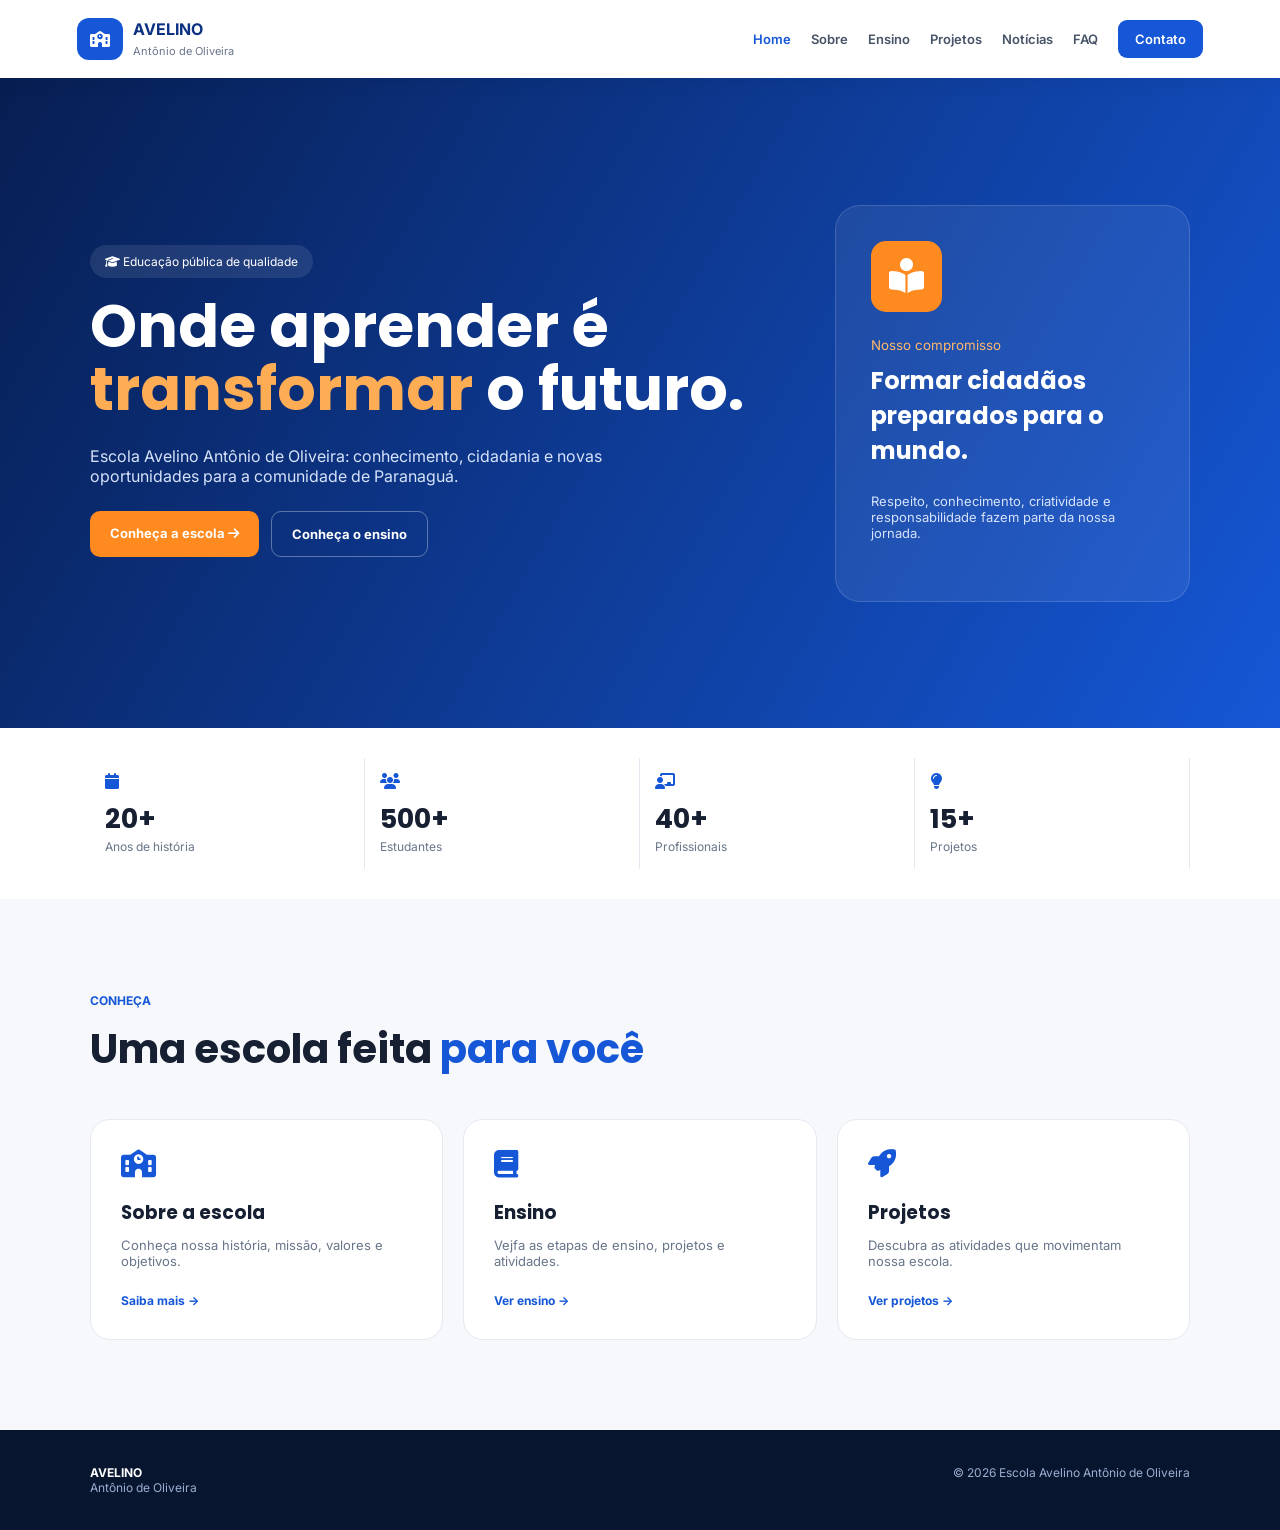
<file: index.html>
<!DOCTYPE html>
<html lang="pt-BR">

<head>
    <meta charset="UTF-8">
    <meta name="viewport" content="width=device-width, initial-scale=1.0">

    <title>Escola Avelino Antônio de Oliveira</title>

    <link rel="stylesheet" href="index.css">

    <link rel="stylesheet"
        href="https://cdnjs.cloudflare.com/ajax/libs/font-awesome/6.5.2/css/all.min.css">

    <link href="https://fonts.googleapis.com/css2?family=Inter:wght@400;500;600;700;800&family=Poppins:wght@500;600;700;800&display=swap"
        rel="stylesheet">
</head>

<body>

<header>
    <div class="logo">
        <i class="fa-solid fa-school"></i>

        <div>
            <strong>AVELINO</strong>
            <span>Antônio de Oliveira</span>
        </div>
    </div>

    <nav>
        <a class="ativo" href="index.html">Home</a>
        <a href="sobre.html">Sobre</a>
        <a href="ensino.html">Ensino</a>
        <a href="projetos.html">Projetos</a>
        <a href="noticias.html">Notícias</a>
        <a href="faq.html">FAQ</a>
        <a class="botao-menu" href="contato.html">Contato</a>
    </nav>
</header>

<main>

<section class="hero">

    <div class="hero-conteudo">

        <span class="etiqueta">
            <i class="fa-solid fa-graduation-cap"></i>
            Educação pública de qualidade
        </span>

        <h1>
            Onde aprender é
            <span>transformar</span>
            o futuro.
        </h1>

        <p>
            Escola Avelino Antônio de Oliveira:
            conhecimento, cidadania e novas
            oportunidades para a comunidade
            de Paranaguá.
        </p>

        <div class="botoes">

            <a href="sobre.html" class="btn principal">
                Conheça a escola
                <i class="fa-solid fa-arrow-right"></i>
            </a>

            <a href="ensino.html" class="btn secundario">
                Conheça o ensino
            </a>

        </div>

    </div>

    <div class="card-hero">

        <i class="fa-solid fa-book-open-reader"></i>

        <small>Nosso compromisso</small>

        <h2>
            Formar cidadãos preparados
            para o mundo.
        </h2>

        <p>
            Respeito, conhecimento, criatividade
            e responsabilidade fazem parte
            da nossa jornada.
        </p>

    </div>

</section>


<section class="numeros">

    <div>
        <i class="fa-solid fa-calendar"></i>
        <strong>20+</strong>
        <span>Anos de história</span>
    </div>

    <div>
        <i class="fa-solid fa-users"></i>
        <strong>500+</strong>
        <span>Estudantes</span>
    </div>

    <div>
        <i class="fa-solid fa-chalkboard-user"></i>
        <strong>40+</strong>
        <span>Profissionais</span>
    </div>

    <div>
        <i class="fa-solid fa-lightbulb"></i>
        <strong>15+</strong>
        <span>Projetos</span>
    </div>

</section>


<section class="destaques">

    <div class="titulo">

        <span>CONHEÇA</span>

        <h2>
            Uma escola feita
            <strong>para você</strong>
        </h2>

    </div>

    <div class="cards">

        <article>
            <i class="fa-solid fa-school"></i>
            <h3>Sobre a escola</h3>
            <p>
                Conheça nossa história, missão,
                valores e objetivos.
            </p>
            <a href="sobre.html">
                Saiba mais →
            </a>
        </article>

        <article>
            <i class="fa-solid fa-book"></i>
            <h3>Ensino</h3>
            <p>
                Vejfa as etapas de ensino,
                projetos e atividades.
            </p>
            <a href="ensino.html">
                Ver ensino →
            </a>
        </article>

        <article>
            <i class="fa-solid fa-rocket"></i>
            <h3>Projetos</h3>
            <p>
                Descubra as atividades que
                movimentam nossa escola.
            </p>
            <a href="projetos.html">
                Ver projetos →
            </a>
        </article>

    </div>

</section>

</main>


<footer>

    <div>
        <strong>AVELINO</strong>
        <p>Antônio de Oliveira</p>
    </div>

    <p>
        © 2026 Escola Avelino Antônio de Oliveira
    </p>

</footer>

</body>
</html>
</file>
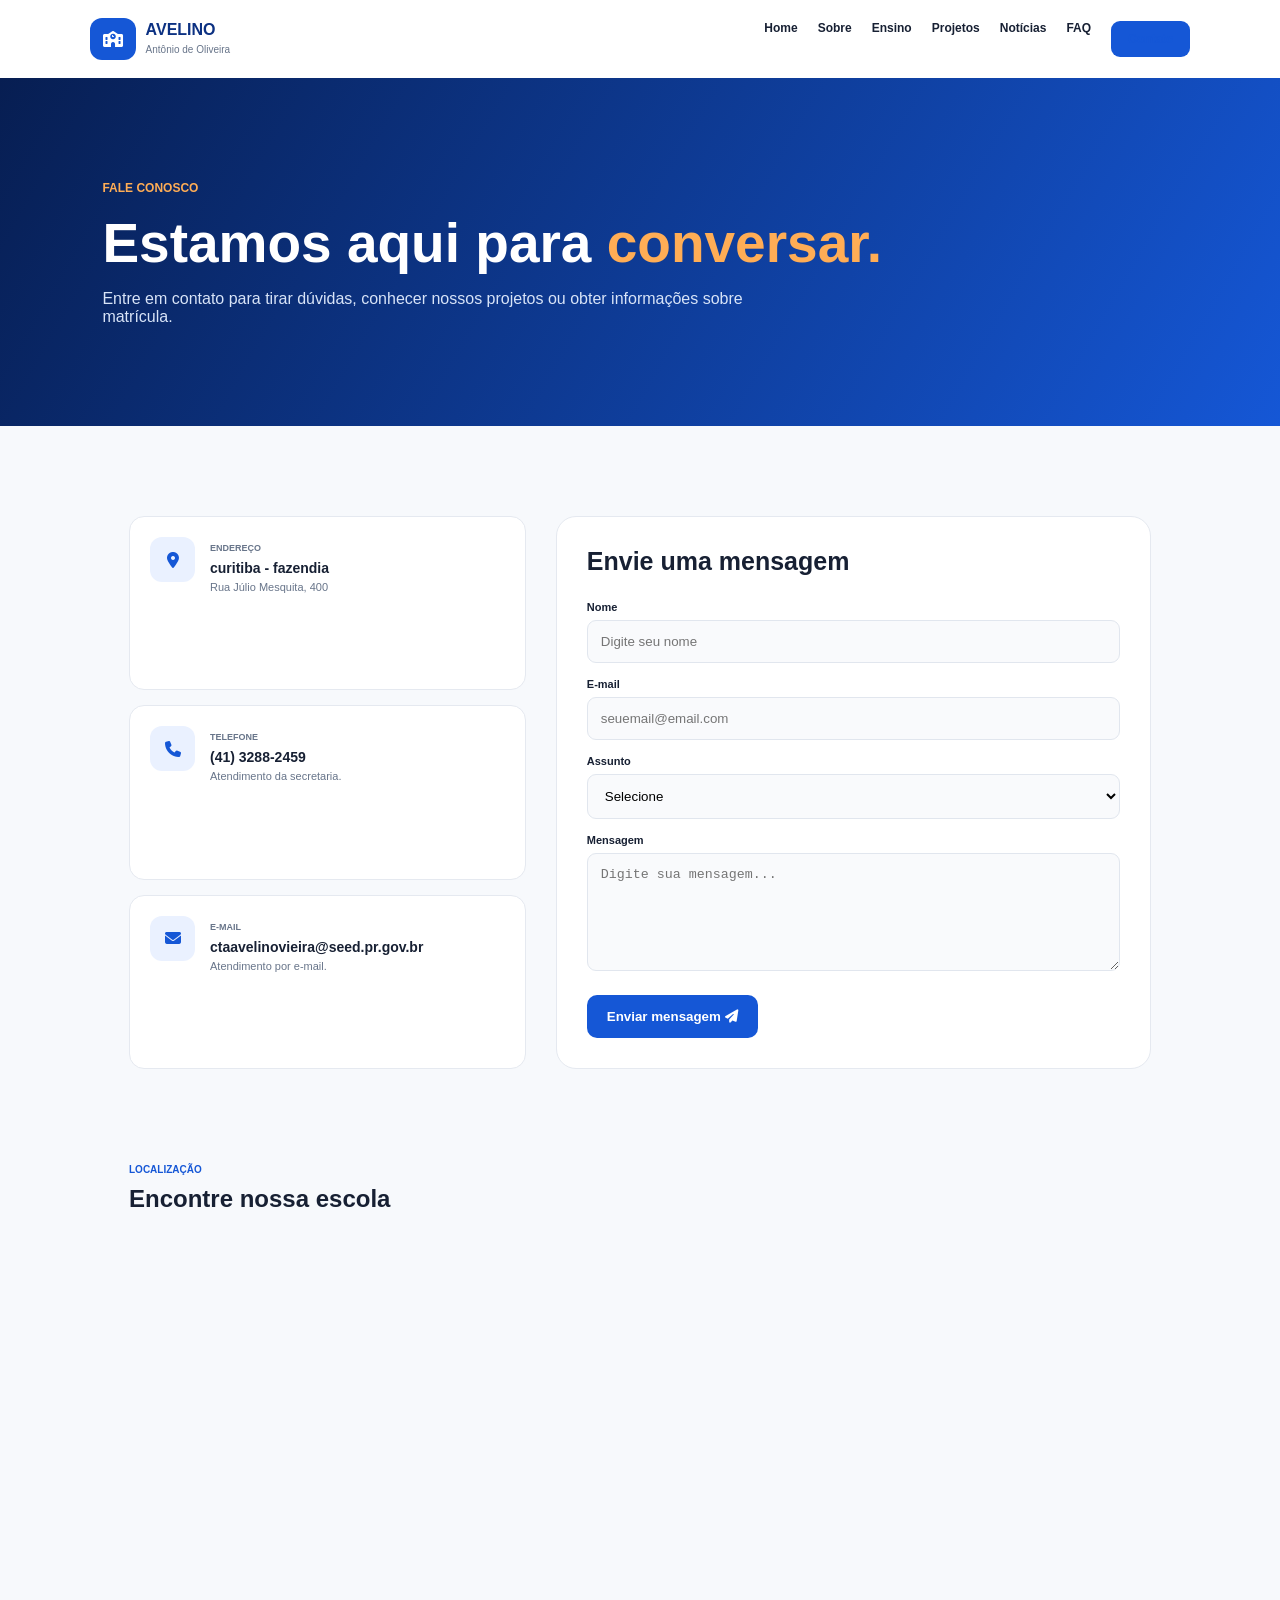
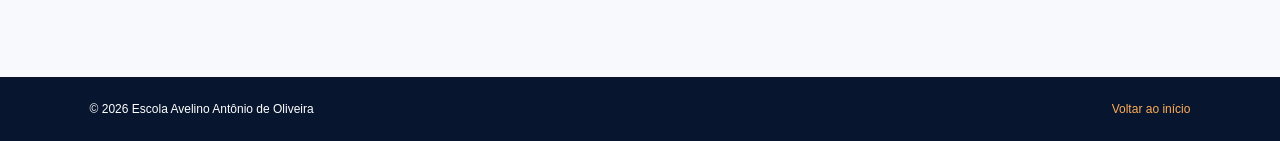
<file: contato.html>
<!DOCTYPE html>
<html lang="pt-BR">

<head>

    <meta charset="UTF-8">

    <meta name="viewport"
        content="width=device-width, initial-scale=1.0">

    <title>Contato | Escola Avelino Antônio de Oliveira</title>

    <link rel="stylesheet" href="contato.css">

    <link rel="stylesheet"
        href="https://cdnjs.cloudflare.com/ajax/libs/font-awesome/6.5.2/css/all.min.css">

</head>

<body>

<header>

    <a href="index.html" class="logo">
        <i class="fa-solid fa-school"></i>

        <div>
            <strong>AVELINO</strong>
            <span>Antônio de Oliveira</span>
        </div>
    </a>

    <nav>
        <a href="index.html">Home</a>
        <a href="sobre.html">Sobre</a>
        <a href="ensino.html">Ensino</a>
        <a href="projetos.html">Projetos</a>
        <a href="noticias.html">Notícias</a>
        <a href="faq.html">FAQ</a>
        <a class="ativo contato" href="contato.html">Contato</a>
    </nav>

</header>


<section class="hero">

    <span>FALE CONOSCO</span>

    <h1>
        Estamos aqui para
        <strong>conversar.</strong>
    </h1>

    <p>
        Entre em contato para tirar dúvidas,
        conhecer nossos projetos ou obter
        informações sobre matrícula.
    </p>

</section>


<section class="contato-area">

    <div class="informacoes">

        <div class="card">

            <i class="fa-solid fa-location-dot"></i>

            <div>
                <small>ENDEREÇO</small>

                <h3>curitiba - fazendia</h3>

                <p>Rua Júlio Mesquita, 400 </p>
            </div>

        </div>


        <div class="card">

            <i class="fa-solid fa-phone"></i>

            <div>
                <small>TELEFONE</small>

                <h3>(41) 3288-2459</h3>

                <p>
                    Atendimento da secretaria.
                </p>
            </div>

        </div>


        <div class="card">

            <i class="fa-solid fa-envelope"></i>

            <div>
                <small>E-MAIL</small>

                <h3>ctaavelinovieira@seed.pr.gov.br</h3>

                <p>
                    Atendimento por e-mail.
                </p>
            </div>

        </div>



    </div>


    <form>

        <h2>
            Envie uma mensagem
        </h2>

        <label>Nome</label>

        <input
            type="text"
            placeholder="Digite seu nome"
            required
        >


        <label>E-mail</label>

        <input
            type="email"
            placeholder="seuemail@email.com"
            required
        >


        <label>Assunto</label>

        <select>

            <option>Selecione</option>
            <option>Matrícula</option>
            <option>Secretaria</option>
            <option>Projetos</option>
            <option>Outros</option>

        </select>


        <label>Mensagem</label>

        <textarea
            rows="6"
            placeholder="Digite sua mensagem..."
        ></textarea>


        <button type="submit">
            Enviar mensagem
            <i class="fa-solid fa-paper-plane"></i>
        </button>

    </form>

</section>


<section class="mapa">

    <div>

        <span>LOCALIZAÇÃO</span>

        <h2>
            Encontre nossa escola
        </h2>

    </div>

    <iframe src="https://www.google.com/maps/embed?pb=!1m18!1m12!1m3!1d3601.5515597240246!2d-49.32958562367644!3d-25.486645435137092!2m3!1f0!2f0!3f0!3m2!1i1024!2i768!4f13.1!3m3!1m2!1s0x94dce2dff8f18257%3A0xda3421601d6c240e!2sCol%C3%A9gio%20Estadual%20Avelino%20Ant%C3%B4nio%20Vieira!5e0!3m2!1spt-BR!2sbr!4v1786408573514!5m2!1spt-BR!2sbr" width="600" height="450" style="border:0;" allowfullscreen="" loading="lazy" referrerpolicy="strict-origin-when-cross-origin"></iframe>
</section>





<footer>
    <p>© 2026 Escola Avelino Antônio de Oliveira</p>
    <a href="index.html">Voltar ao início</a>
</footer>

</body>
</html>
</file>
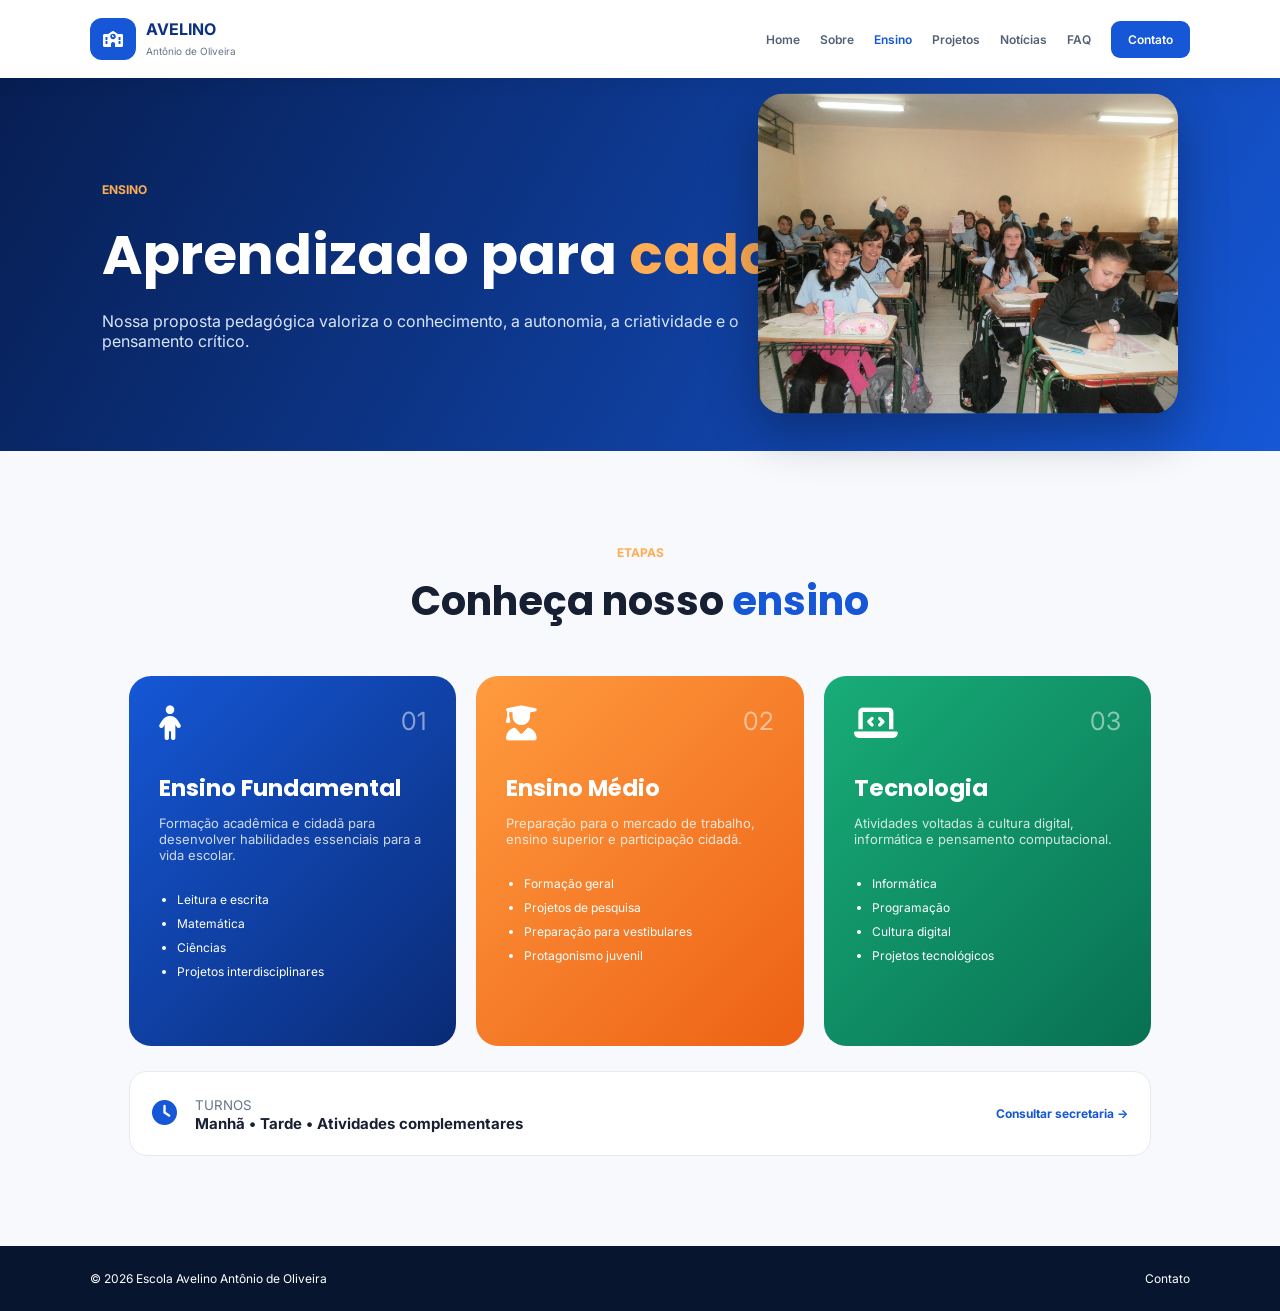
<file: ensino.html>
<!DOCTYPE html>
<html lang="pt-BR">

<head>
    <meta charset="UTF-8">
    <meta name="viewport" content="width=device-width, initial-scale=1.0">

    <title>Ensino | Escola Avelino Antônio de Oliveira</title>

    <link rel="stylesheet" href="ensino.css">

    <link rel="stylesheet"
        href="https://cdnjs.cloudflare.com/ajax/libs/font-awesome/6.5.2/css/all.min.css">

    <link href="https://fonts.googleapis.com/css2?family=Inter:wght@400;500;600;700;800&family=Poppins:wght@600;700;800&display=swap"
        rel="stylesheet">
</head>

<body>

<header>

    <a href="index.html" class="logo">
        <i class="fa-solid fa-school"></i>

        <div>
            <strong>AVELINO</strong>
            <span>Antônio de Oliveira</span>
        </div>
    </a>

    <nav>
        <a href="index.html">Home</a>
        <a href="sobre.html">Sobre</a>
        <a class="ativo" href="ensino.html">Ensino</a>
        <a href="projetos.html">Projetos</a>
        <a href="noticias.html">Notícias</a>
        <a href="faq.html">FAQ</a>
        <a class="contato" href="contato.html">Contato</a>
    </nav>



</header>


<section class="hero">

    <span>ENSINO</span>

    <h1>
        Aprendizado para
        <strong>cada etapa.</strong>
    </h1>

    <p>
        Nossa proposta pedagógica valoriza o conhecimento,
        a autonomia, a criatividade e o pensamento crítico.
    </p>

</section>


<section class="conteudo">

    <div class="titulo">
        <span>ETAPAS</span>

        <h2>
            Conheça nosso
            <strong>ensino</strong>
        </h2>
    </div>

    <div>
        
    </div>

    <div class="cards">

        <article class="azul">

            <i class="fa-solid fa-child"></i>

            <small>01</small>

            <h3>Ensino Fundamental</h3>

            <p>
                Formação acadêmica e cidadã para
                desenvolver habilidades essenciais
                para a vida escolar.
            </p>

            <ul>
                <li>Leitura e escrita</li>
                <li>Matemática</li>
                <li>Ciências</li>
                <li>Projetos interdisciplinares</li>
            </ul>

        </article>


        <article class="laranja">

            <i class="fa-solid fa-user-graduate"></i>

            <small>02</small>

            <h3>Ensino Médio</h3>

            <p>
                Preparação para o mercado de trabalho,
                ensino superior e participação cidadã.
            </p>

            <ul>
                <li>Formação geral</li>
                <li>Projetos de pesquisa</li>
                <li>Preparação para vestibulares</li>
                <li>Protagonismo juvenil</li>
            </ul>

        </article>


        <article class="verde">

            <i class="fa-solid fa-laptop-code"></i>

            <small>03</small>

            <h3>Tecnologia</h3>

            <p>
                Atividades voltadas à cultura digital,
                informática e pensamento computacional.
            </p>

            <ul>
                <li>Informática</li>
                <li>Programação</li>
                <li>Cultura digital</li>
                <li>Projetos tecnológicos</li>
            </ul>

        </article>

    </div>


    <div class="turnos">

        <i class="fa-solid fa-clock"></i>

        <div>
            <small>TURNOS</small>
            <h3>Manhã • Tarde • Atividades complementares</h3>
        </div>

        <a href="contato.html">
            Consultar secretaria →
        </a>

    </div>

    <div class="estudo"> 
        
        <img src="estudo.JPG" alt="estudo na escola">
    
    </div>
</section>

<footer>
    <p>© 2026 Escola Avelino Antônio de Oliveira</p>
    <a href="contato.html">Contato</a>
</footer>

</body>
</html>
</file>
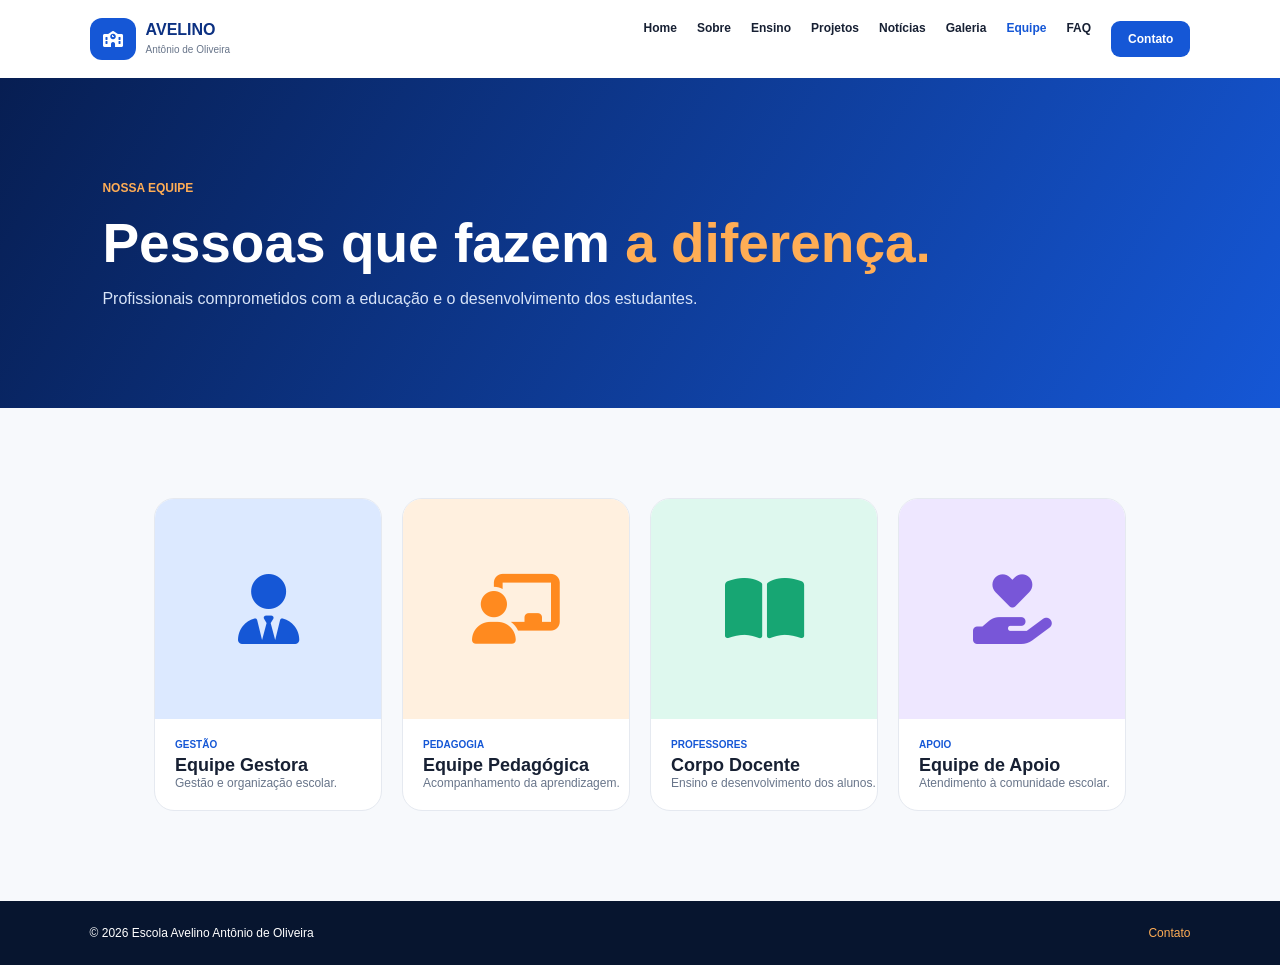
<file: equipe.html>
<!DOCTYPE html>
<html lang="pt-BR">

<head>

    <meta charset="UTF-8">

    <meta name="viewport"
        content="width=device-width, initial-scale=1.0">

    <title>Equipe | Escola Avelino Antônio de Oliveira</title>

    <link rel="stylesheet" href="equipe.css">

    <link rel="stylesheet"
        href="https://cdnjs.cloudflare.com/ajax/libs/font-awesome/6.5.2/css/all.min.css">

</head>

<body>

<header>

    <a href="index.html" class="logo">
        <i class="fa-solid fa-school"></i>

        <div>
            <strong>AVELINO</strong>
            <span>Antônio de Oliveira</span>
        </div>
    </a>

    <nav>

        <a href="index.html">Home</a>
        <a href="sobre.html">Sobre</a>
        <a href="ensino.html">Ensino</a>
        <a href="projetos.html">Projetos</a>
        <a href="noticias.html">Notícias</a>
        <a href="galeria.html">Galeria</a>
        <a class="ativo" href="equipe.html">Equipe</a>
        <a href="faq.html">FAQ</a>
        <a class="contato" href="contato.html">Contato</a>

    </nav>

</header>


<section class="hero">

    <span>NOSSA EQUIPE</span>

    <h1>
        Pessoas que fazem
        <strong>a diferença.</strong>
    </h1>

    <p>
        Profissionais comprometidos com a educação
        e o desenvolvimento dos estudantes.
    </p>

</section>


<section class="equipe">

    <article>

        <div class="foto">
            <i class="fa-solid fa-user-tie"></i>
        </div>

        <span>GESTÃO</span>

        <h2>Equipe Gestora</h2>

        <p>Gestão e organização escolar.</p>

    </article>


    <article>

        <div class="foto laranja">
            <i class="fa-solid fa-chalkboard-user"></i>
        </div>

        <span>PEDAGOGIA</span>

        <h2>Equipe Pedagógica</h2>

        <p>Acompanhamento da aprendizagem.</p>

    </article>


    <article>

        <div class="foto verde">
            <i class="fa-solid fa-book-open"></i>
        </div>

        <span>PROFESSORES</span>

        <h2>Corpo Docente</h2>

        <p>Ensino e desenvolvimento dos alunos.</p>

    </article>


    <article>

        <div class="foto roxo">
            <i class="fa-solid fa-hand-holding-heart"></i>
        </div>

        <span>APOIO</span>

        <h2>Equipe de Apoio</h2>

        <p>Atendimento à comunidade escolar.</p>

    </article>

</section>


<footer>
    <p>© 2026 Escola Avelino Antônio de Oliveira</p>
    <a href="contato.html">Contato</a>
</footer>

</body>
</html>
</file>
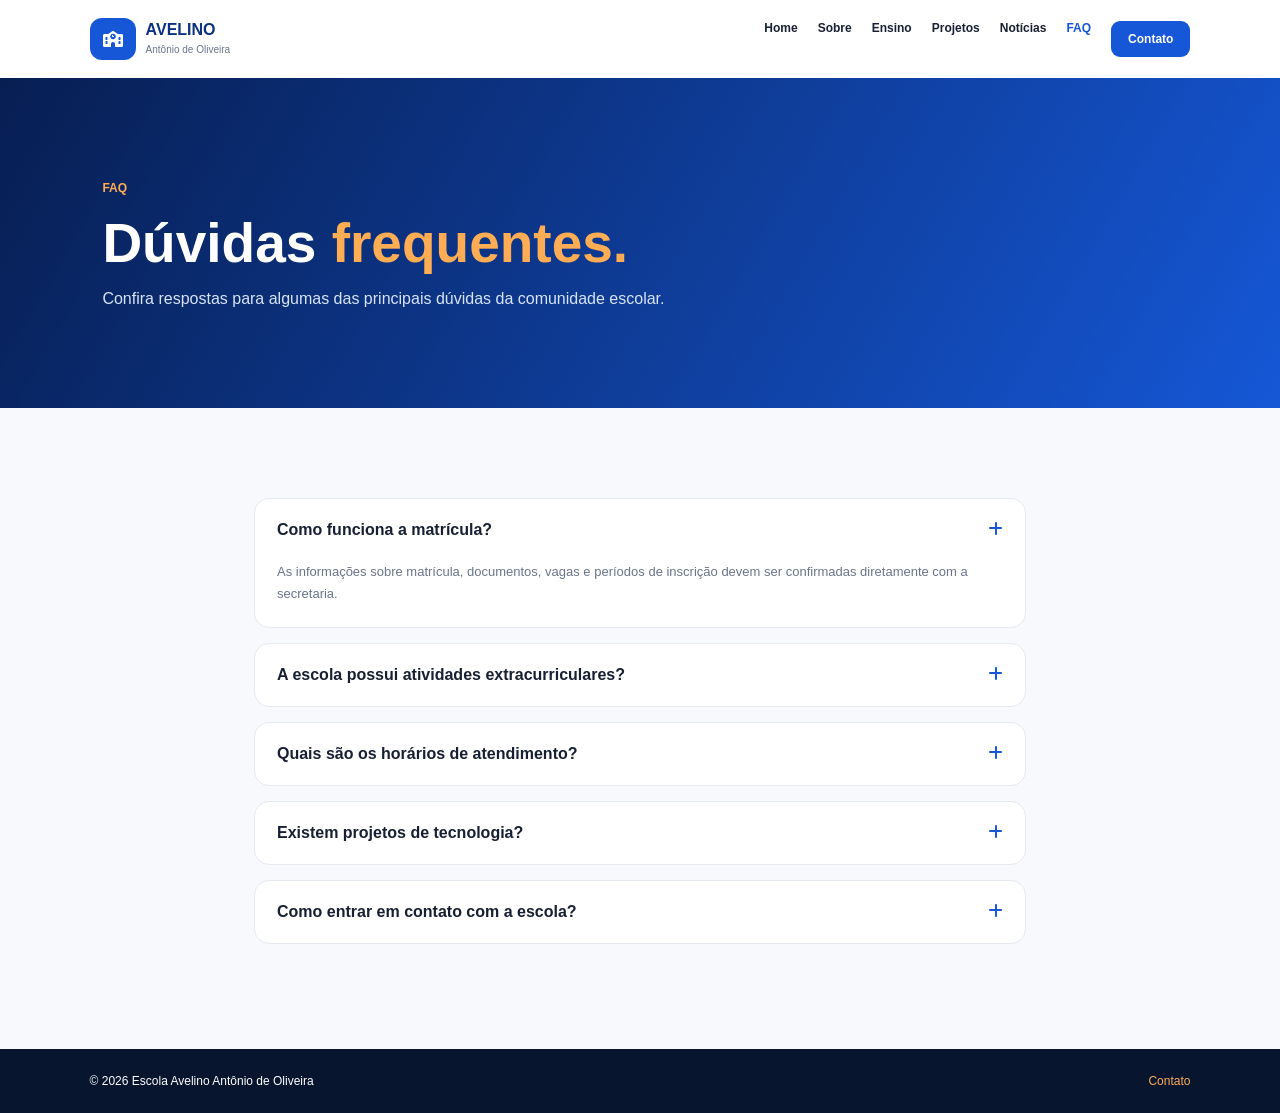
<file: faq.html>
<!DOCTYPE html>
<html lang="pt-BR">

<head>

    <meta charset="UTF-8">

    <meta name="viewport"
        content="width=device-width, initial-scale=1.0">

    <title>FAQ | Escola Avelino Antônio de Oliveira</title>

    <link rel="stylesheet" href="faq.css">

    <link rel="stylesheet"
        href="https://cdnjs.cloudflare.com/ajax/libs/font-awesome/6.5.2/css/all.min.css">

</head>

<body>

<header>

    <a href="index.html" class="logo">
        <i class="fa-solid fa-school"></i>

        <div>
            <strong>AVELINO</strong>
            <span>Antônio de Oliveira</span>
        </div>
    </a>

    <nav>
        <a href="index.html">Home</a>
        <a href="sobre.html">Sobre</a>
        <a href="ensino.html">Ensino</a>
        <a href="projetos.html">Projetos</a>
        <a href="noticias.html">Notícias</a>
      
        <a class="ativo" href="faq.html">FAQ</a>
        <a class="contato" href="contato.html">Contato</a>
    </nav>

</header>


<section class="hero">

    <span>FAQ</span>

    <h1>
        Dúvidas
        <strong>frequentes.</strong>
    </h1>

    <p>
        Confira respostas para algumas das principais
        dúvidas da comunidade escolar.
    </p>

</section>


<section class="faq">

    <details open>

        <summary>
            Como funciona a matrícula?
            <i class="fa-solid fa-plus"></i>
        </summary>

        <p>
            As informações sobre matrícula, documentos,
            vagas e períodos de inscrição devem ser
            confirmadas diretamente com a secretaria.
        </p>

    </details>


    <details>

        <summary>
            A escola possui atividades extracurriculares?
            <i class="fa-solid fa-plus"></i>
        </summary>

        <p>
            Sim. Podem ser desenvolvidas atividades
            esportivas, culturais, científicas e
            tecnológicas.
        </p>

    </details>


    <details>

        <summary>
            Quais são os horários de atendimento?
            <i class="fa-solid fa-plus"></i>
        </summary>

        <p>
            Os horários de atendimento são definidos
            pela secretaria e podem ser consultados
            através da página de contato.
        </p>

    </details>


    <details>

        <summary>
            Existem projetos de tecnologia?
            <i class="fa-solid fa-plus"></i>
        </summary>

        <p>
            Sim. Entre as propostas estão informática,
            programação, cultura digital e projetos
            de inovação.
        </p>

    </details>


    <details>

        <summary>
            Como entrar em contato com a escola?
            <i class="fa-solid fa-plus"></i>
        </summary>

        <p>
            Acesse a página Contato para encontrar
            telefone, e-mail, mapa e formulário.
        </p>

    </details>

</section>


<footer>
    <p>© 2026 Escola Avelino Antônio de Oliveira</p>
    <a href="contato.html">Contato</a>
</footer>

</body>
</html>
</file>
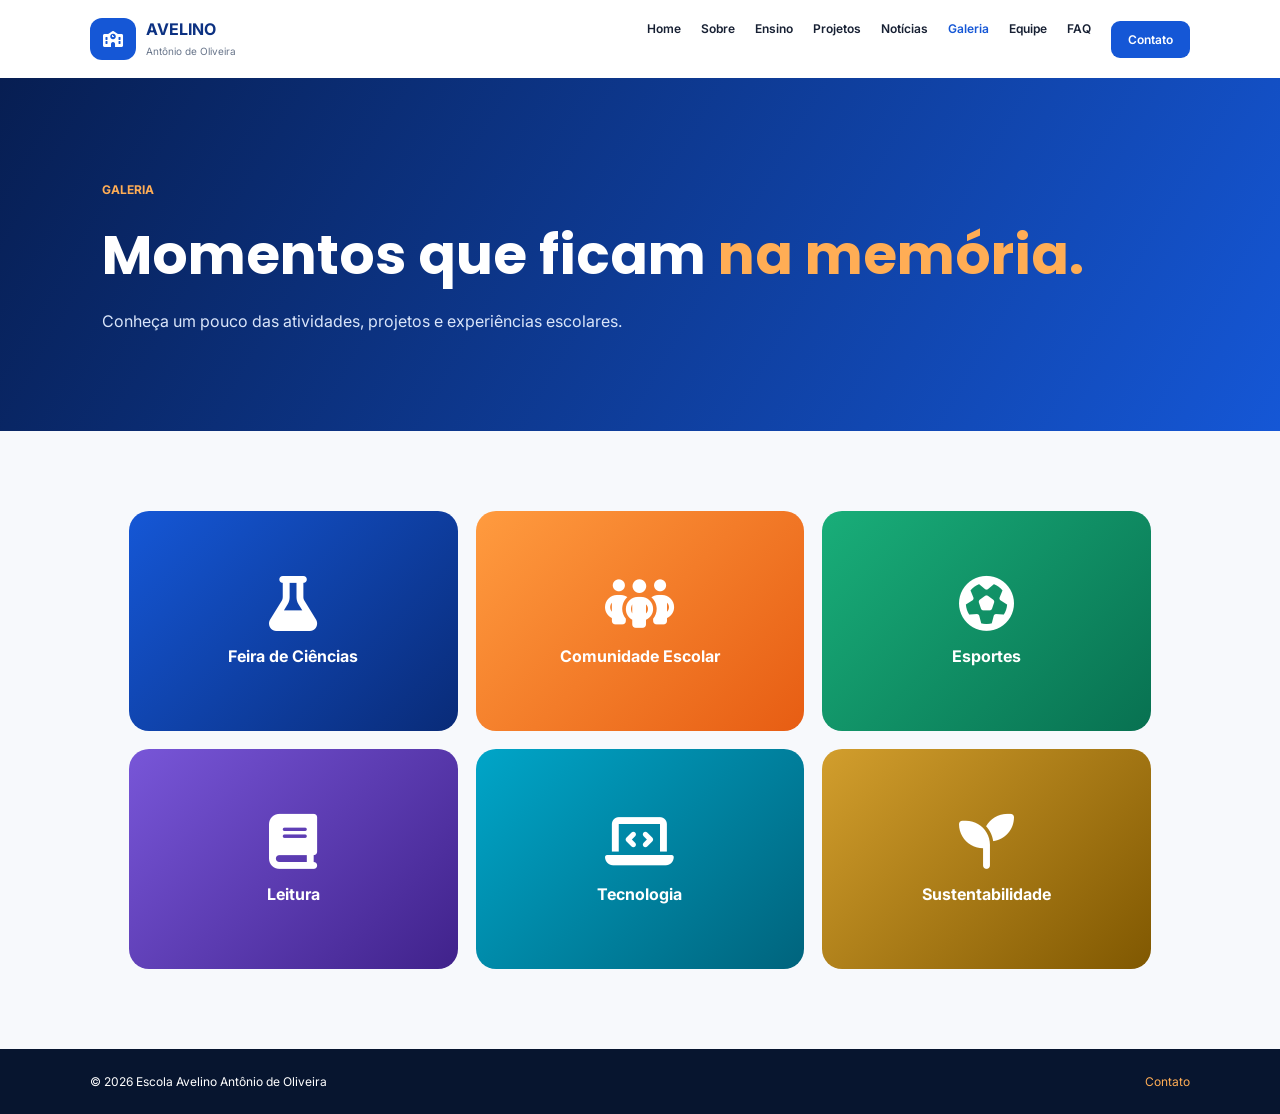
<file: galeria.html>
<!DOCTYPE html>
<html lang="pt-BR">

<head>
    <meta charset="UTF-8">
    <meta name="viewport" content="width=device-width, initial-scale=1.0">

    <title>Galeria | Escola Avelino Antônio de Oliveira</title>

    <link rel="stylesheet" href="galeria.css">

    <link rel="stylesheet"
        href="https://cdnjs.cloudflare.com/ajax/libs/font-awesome/6.5.2/css/all.min.css">

    <link href="https://fonts.googleapis.com/css2?family=Inter:wght@400;500;600;700;800&family=Poppins:wght@600;700;800&display=swap"
        rel="stylesheet">
</head>

<body>

<header>

    <a href="index.html" class="logo">
        <i class="fa-solid fa-school"></i>

        <div>
            <strong>AVELINO</strong>
            <span>Antônio de Oliveira</span>
        </div>
    </a>

    <nav>
        <a href="index.html">Home</a>
        <a href="sobre.html">Sobre</a>
        <a href="ensino.html">Ensino</a>
        <a href="projetos.html">Projetos</a>
        <a href="noticias.html">Notícias</a>
        <a class="ativo" href="galeria.html">Galeria</a>
        <a href="equipe.html">Equipe</a>
        <a href="faq.html">FAQ</a>
        <a class="contato" href="contato.html">Contato</a>
    </nav>

</header>


<section class="hero">

    <span>GALERIA</span>

    <h1>
        Momentos que ficam
        <strong>na memória.</strong>
    </h1>

    <p>
        Conheça um pouco das atividades,
        projetos e experiências escolares.
    </p>

</section>


<section class="galeria">

    <div class="foto foto1">
        <i class="fa-solid fa-flask"></i>
        <span>Feira de Ciências</span>
    </div>

    <div class="foto foto2">
        <i class="fa-solid fa-people-group"></i>
        <span>Comunidade Escolar</span>
    </div>

    <div class="foto foto3">
        <i class="fa-solid fa-futbol"></i>
        <span>Esportes</span>
    </div>

    <div class="foto foto4">
        <i class="fa-solid fa-book"></i>
        <span>Leitura</span>
    </div>

    <div class="foto foto5">
        <i class="fa-solid fa-laptop-code"></i>
        <span>Tecnologia</span>
    </div>

    <div class="foto foto6">
        <i class="fa-solid fa-seedling"></i>
        <span>Sustentabilidade</span>
    </div>

</section>


<footer>
    <p>© 2026 Escola Avelino Antônio de Oliveira</p>
    <a href="contato.html">Contato</a>
</footer>

</body>
</html>
</file>
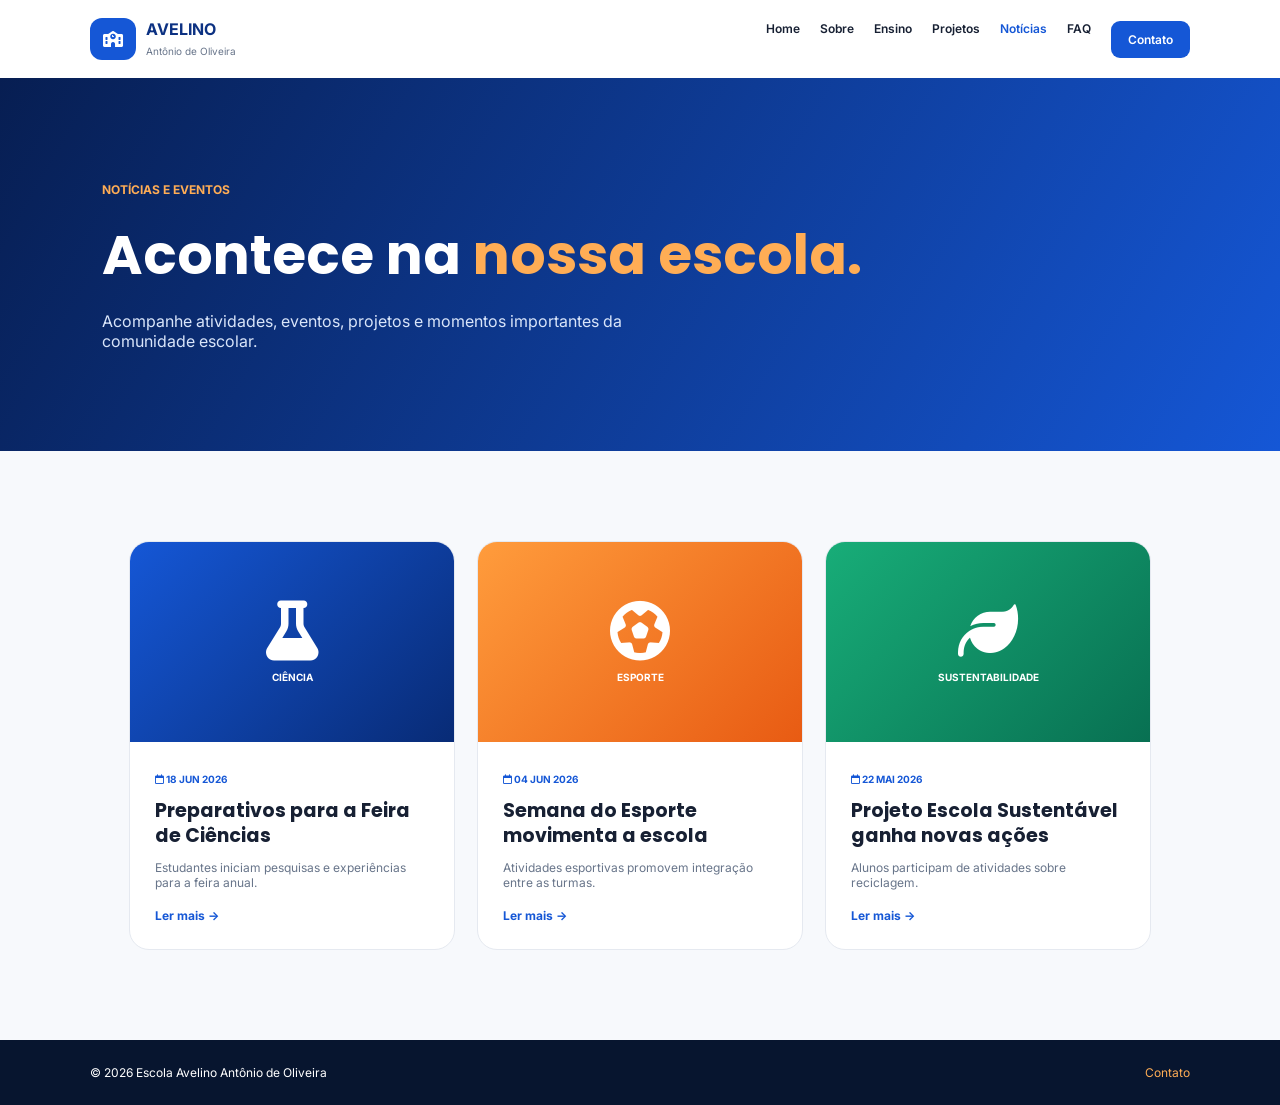
<file: noticias.html>
<!DOCTYPE html>
<html lang="pt-BR">

<head>
    <meta charset="UTF-8">
    <meta name="viewport" content="width=device-width, initial-scale=1.0">

    <title>Notícias | Escola Avelino Antônio de Oliveira</title>

    <link rel="stylesheet" href="noticias.css">

    <link rel="stylesheet"
        href="https://cdnjs.cloudflare.com/ajax/libs/font-awesome/6.5.2/css/all.min.css">

    <link href="https://fonts.googleapis.com/css2?family=Inter:wght@400;500;600;700;800&family=Poppins:wght@600;700;800&display=swap"
        rel="stylesheet">
</head>

<body>

<header>

    <a href="index.html" class="logo">
        <i class="fa-solid fa-school"></i>

        <div>
            <strong>AVELINO</strong>
            <span>Antônio de Oliveira</span>
        </div>
    </a>

    <nav>
        <a href="index.html">Home</a>
        <a href="sobre.html">Sobre</a>
        <a href="ensino.html">Ensino</a>
        <a href="projetos.html">Projetos</a>
        <a class="ativo" href="noticias.html">Notícias</a>
        <a href="faq.html">FAQ</a>
        <a class="contato" href="contato.html">Contato</a>
    </nav>

</header>


<section class="hero">

    <span>NOTÍCIAS E EVENTOS</span>

    <h1>
        Acontece na
        <strong>nossa escola.</strong>
    </h1>

    <p>
        Acompanhe atividades, eventos, projetos e
        momentos importantes da comunidade escolar.
    </p>

</section>


<section class="noticias">

    <article>

        <div class="imagem azul">
            <i class="fa-solid fa-flask"></i>
            <span>CIÊNCIA</span>
        </div>

        <div class="conteudo">

            <small>
                <i class="fa-regular fa-calendar"></i>
                18 JUN 2026
            </small>

            <h2>
                Preparativos para a Feira
                de Ciências
            </h2>

            <p>
                Estudantes iniciam pesquisas e
                experiências para a feira anual.
            </p>

            <a href="contato.html">
                Ler mais →
            </a>

        </div>

    </article>


    <article>

        <div class="imagem laranja">
            <i class="fa-solid fa-futbol"></i>
            <span>ESPORTE</span>
        </div>

        <div class="conteudo">

            <small>
                <i class="fa-regular fa-calendar"></i>
                04 JUN 2026
            </small>

            <h2>
                Semana do Esporte movimenta
                a escola
            </h2>

            <p>
                Atividades esportivas promovem
                integração entre as turmas.
            </p>

            <a href="contato.html">
                Ler mais →
            </a>

        </div>

    </article>


    <article>

        <div class="imagem verde">
            <i class="fa-solid fa-leaf"></i>
            <span>SUSTENTABILIDADE</span>
        </div>

        <div class="conteudo">

            <small>
                <i class="fa-regular fa-calendar"></i>
                22 MAI 2026
            </small>

            <h2>
                Projeto Escola Sustentável
                ganha novas ações
            </h2>

            <p>
                Alunos participam de atividades
                sobre reciclagem.
            </p>

            <a href="contato.html">
                Ler mais →
            </a>

        </div>

    </article>

</section>


<footer>
    <p>© 2026 Escola Avelino Antônio de Oliveira</p>
    <a href="contato.html">Contato</a>
</footer>

</body>
</html>
</file>
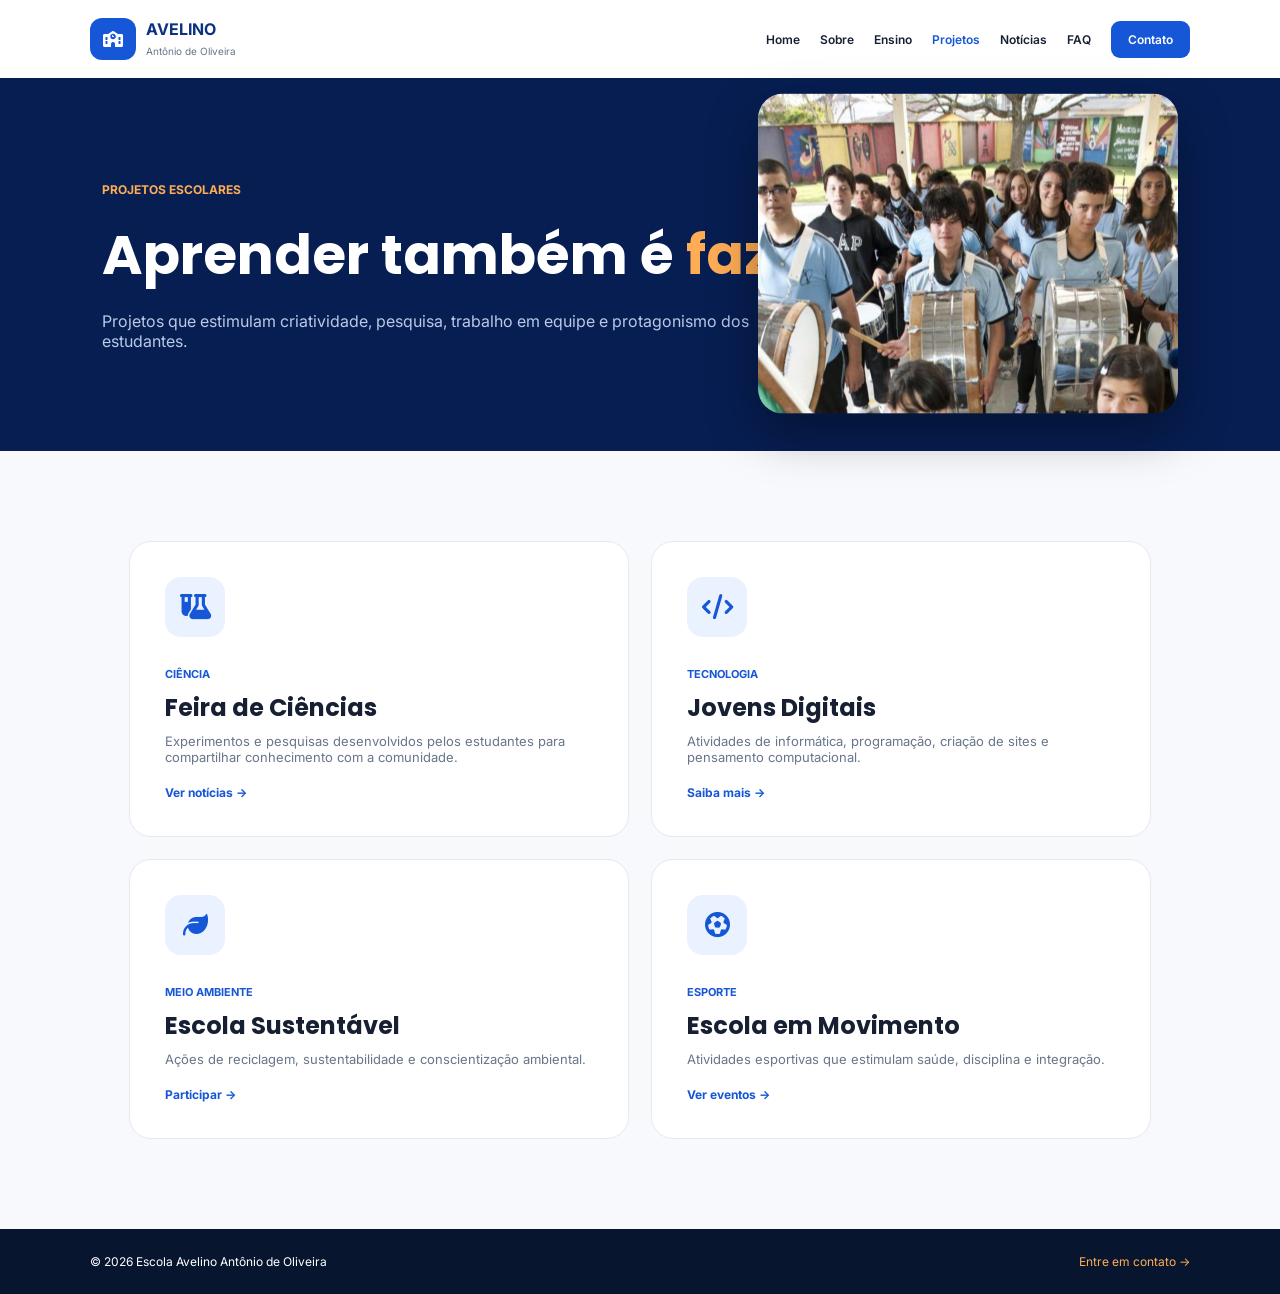
<file: projetos.html>
<!DOCTYPE html>
<html lang="pt-BR">

<head>
    <meta charset="UTF-8">
    <meta name="viewport" content="width=device-width, initial-scale=1.0">

    <title>Projetos | Escola Avelino Antônio de Oliveira</title>

    <link rel="stylesheet" href="projetos.css">

    <link rel="stylesheet"
        href="https://cdnjs.cloudflare.com/ajax/libs/font-awesome/6.5.2/css/all.min.css">

    <link href="https://fonts.googleapis.com/css2?family=Inter:wght@400;500;600;700;800&family=Poppins:wght@600;700;800&display=swap"
        rel="stylesheet">
</head>

<body>

<header>

    <a href="index.html" class="logo">
        <i class="fa-solid fa-school"></i>

        <div>
            <strong>AVELINO</strong>
            <span>Antônio de Oliveira</span>
        </div>
    </a>

    <nav>
        <a href="index.html">Home</a>
        <a href="sobre.html">Sobre</a>
        <a href="ensino.html">Ensino</a>
        <a class="ativo" href="projetos.html">Projetos</a>
        <a href="noticias.html">Notícias</a>
        <a href="faq.html">FAQ</a>
        <a class="contato" href="contato.html">Contato</a>
    </nav>

</header>


<section class="hero">

    <span>PROJETOS ESCOLARES</span>

    <h1>
        Aprender também é
        <strong>fazer.</strong>
    </h1>

    <p>
        Projetos que estimulam criatividade, pesquisa,
        trabalho em equipe e protagonismo dos estudantes.
    </p>

</section>


<section class="projetos">

    <article>
        <div class="icone">
            <i class="fa-solid fa-flask-vial"></i>
        </div>

        <span>CIÊNCIA</span>

        <h2>Feira de Ciências</h2>

        <p>
            Experimentos e pesquisas desenvolvidos
            pelos estudantes para compartilhar
            conhecimento com a comunidade.
        </p>

        <a href="noticias.html">Ver notícias →</a>
    </article>


    <article>
        <div class="icone">
            <i class="fa-solid fa-code"></i>
        </div>

        <span>TECNOLOGIA</span>

        <h2>Jovens Digitais</h2>

        <p>
            Atividades de informática, programação,
            criação de sites e pensamento computacional.
        </p>

        <a href="contato.html">Saiba mais →</a>
    </article>


    <article>
        <div class="icone">
            <i class="fa-solid fa-leaf"></i>
        </div>

        <span>MEIO AMBIENTE</span>

        <h2>Escola Sustentável</h2>

        <p>
            Ações de reciclagem, sustentabilidade
            e conscientização ambiental.
        </p>

        <a href="contato.html">Participar →</a>
    </article>


    <article>
        <div class="icone">
            <i class="fa-solid fa-futbol"></i>
        </div>

        <span>ESPORTE</span>

        <h2>Escola em Movimento</h2>

        <p>
            Atividades esportivas que estimulam
            saúde, disciplina e integração.
        </p>

        <a href="noticias.html">Ver eventos →</a>
    </article>

    <div class="projeto">
        <img src="projeto.jpg" alt="projeto da escola">
    </div>
</section>


<footer>
    <p>© 2026 Escola Avelino Antônio de Oliveira</p>
    <a href="contato.html">Entre em contato →</a>
</footer>

</body>
</html>
</file>
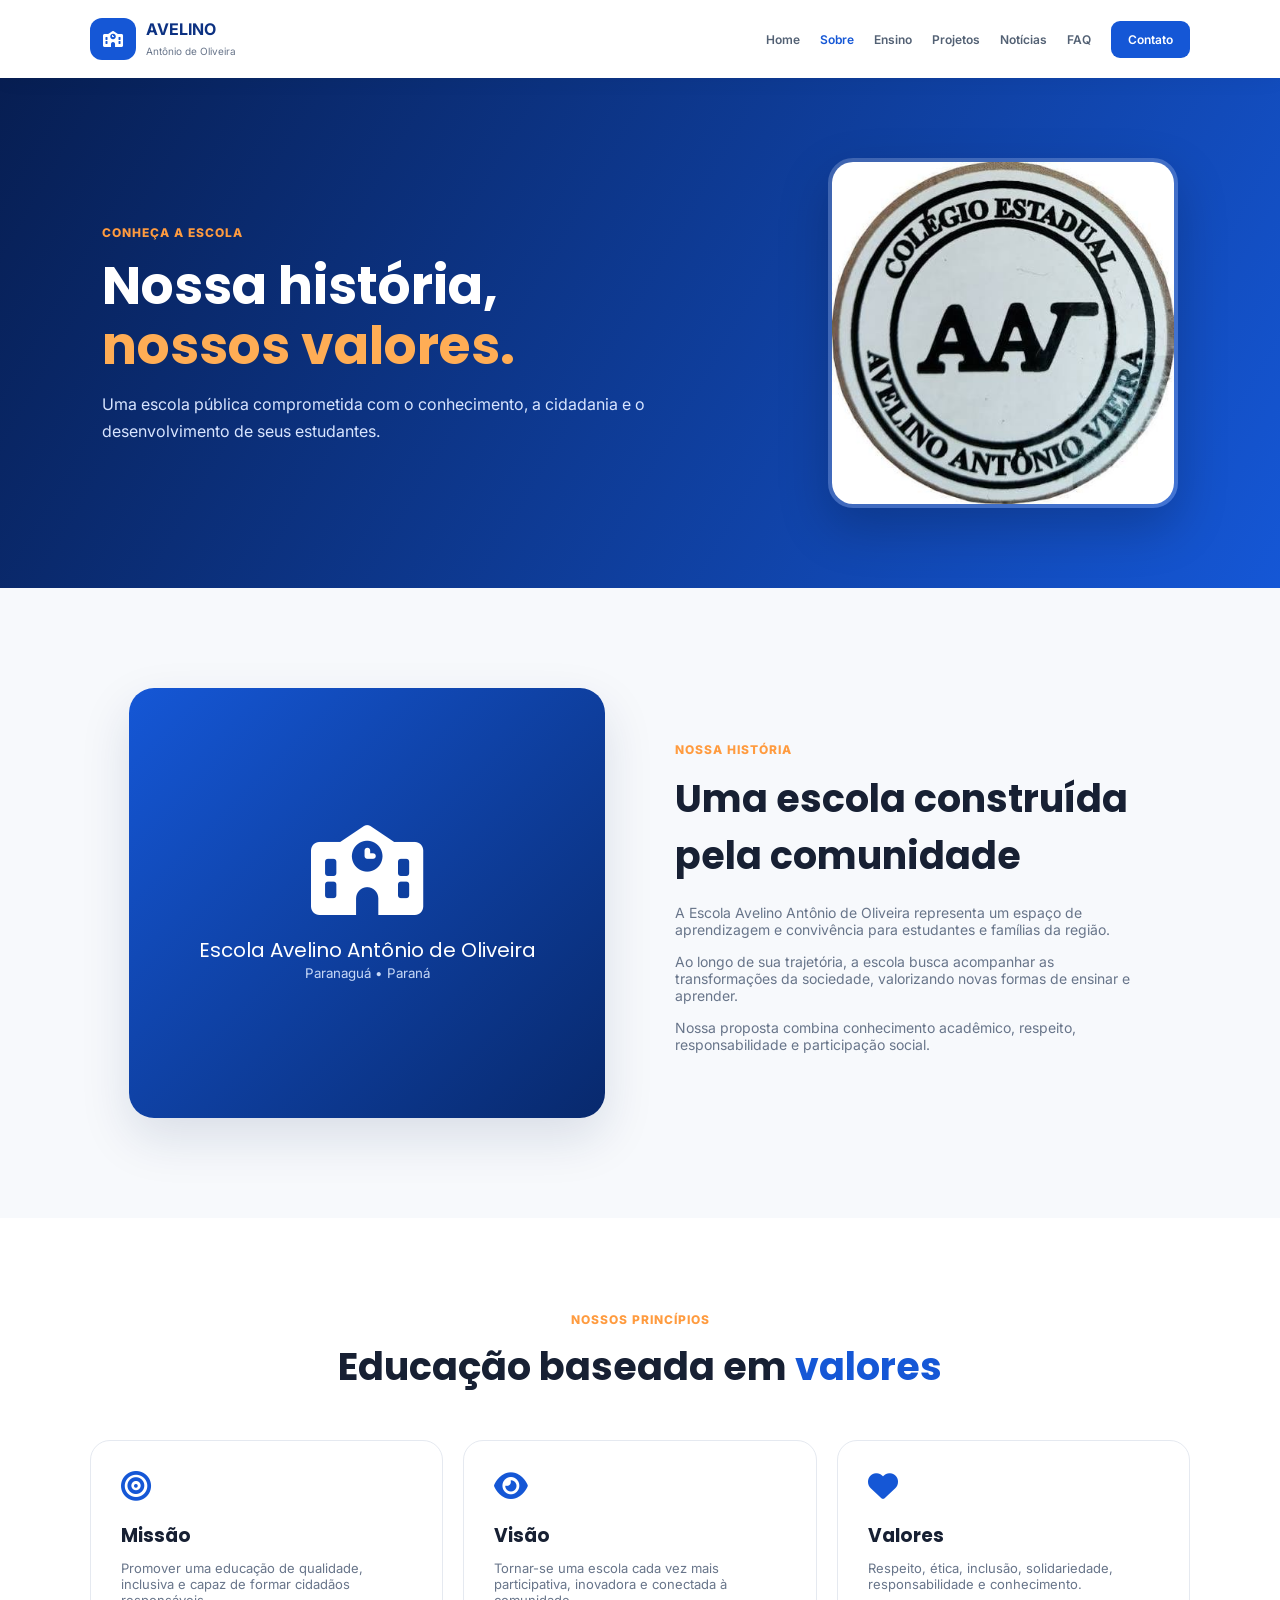
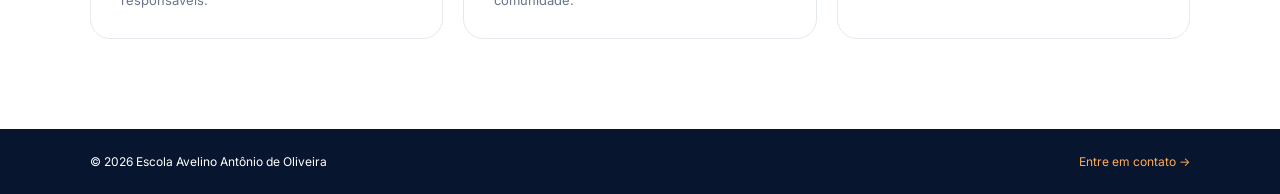
<file: sobre.html>
<!DOCTYPE html>
<html lang="pt-BR">

<head>
    <meta charset="UTF-8">
    <meta name="viewport" content="width=device-width, initial-scale=1.0">

    <title>Sobre | Escola Avelino Antônio de Oliveira</title>

    <link rel="stylesheet" href="sobre.css">

    <link rel="stylesheet"
        href="https://cdnjs.cloudflare.com/ajax/libs/font-awesome/6.5.2/css/all.min.css">

    <link href="https://fonts.googleapis.com/css2?family=Inter:wght@400;500;600;700;800&family=Poppins:wght@600;700;800&display=swap"
        rel="stylesheet">
</head>

<body>

<header>

    <a href="index.html" class="logo">
        <i class="fa-solid fa-school"></i>

        <div>
            <strong>AVELINO</strong>
            <span>Antônio de Oliveira</span>
        </div>
    </a>

    <nav>
        <a href="index.html">Home</a>
        <a class="ativo" href="sobre.html">Sobre</a>
        <a href="ensino.html">Ensino</a>
        <a href="projetos.html">Projetos</a>
        <a href="noticias.html">Notícias</a>
        <a href="faq.html">FAQ</a>
        <a class="contato" href="contato.html">Contato</a>
    </nav>

</header>


<main>

<section class="cabecalho">

  <div>

    <span>CONHEÇA A ESCOLA</span>

    <h1>
        Nossa história,
        <strong>nossos valores.</strong>
    </h1>

    <p>
        Uma escola pública comprometida com o
        conhecimento, a cidadania e o desenvolvimento
        de seus estudantes.
    </p>
  </div>


  <div>
    <div class="imagem-cabecalho">
        <img src="escola logo.jpeg" alt="Escola Avelino Antônio de Oliveira">
    </div>
  </div>
</section>


<section class="historia">

    <div class="imagem">
        <i class="fa-solid fa-school"></i>
        <span>Escola Avelino Antônio de Oliveira</span>
        <small>Paranaguá • Paraná</small>
    </div>

    <div class="texto">

        <span class="tag">NOSSA HISTÓRIA</span>

        <h2>
            Uma escola construída
            pela comunidade
        </h2>

        <p>
            A Escola Avelino Antônio de Oliveira representa
            um espaço de aprendizagem e convivência para
            estudantes e famílias da região.
        </p>

        <p>
            Ao longo de sua trajetória, a escola busca
            acompanhar as transformações da sociedade,
            valorizando novas formas de ensinar e aprender.
        </p>

        <p>
            Nossa proposta combina conhecimento acadêmico,
            respeito, responsabilidade e participação social.
        </p>

    </div>

</section>


<section class="valores">

    <div class="titulo">

        <span>NOSSOS PRINCÍPIOS</span>

        <h2>
            Educação baseada
            em <strong>valores</strong>
        </h2>

    </div>

    <div class="cards">

        <article>
            <i class="fa-solid fa-bullseye"></i>
            <h3>Missão</h3>
            <p>
                Promover uma educação de qualidade,
                inclusiva e capaz de formar cidadãos
                responsáveis.
            </p>
        </article>

        <article>
            <i class="fa-solid fa-eye"></i>
            <h3>Visão</h3>
            <p>
                Tornar-se uma escola cada vez mais
                participativa, inovadora e conectada
                à comunidade.
            </p>
        </article>

        <article>
            <i class="fa-solid fa-heart"></i>
            <h3>Valores</h3>
            <p>
                Respeito, ética, inclusão, solidariedade,
                responsabilidade e conhecimento.
            </p>
        </article>

    </div>

</section>

</main>


<footer>
    <p>© 2026 Escola Avelino Antônio de Oliveira</p>

    <a href="contato.html">
        Entre em contato →
    </a>
</footer>

</body>
</html>
</file>
<file: index.css>
* {
    margin: 0;
    padding: 0;
    box-sizing: border-box;
}

html {
    scroll-behavior: smooth;
}

body {
    font-family: "Inter", sans-serif;
    background: #f6f8fc;
    color: #172033;
}

a {
    text-decoration: none;
    color: inherit;
}

header {
    height: 78px;
    background: white;
    display: flex;
    align-items: center;
    justify-content: space-between;
    padding: 0 6%;
    position: sticky;
    top: 0;
    z-index: 100;
    box-shadow: 0 4px 20px #0000000d;
}

.logo {
    display: flex;
    align-items: center;
    gap: 10px;
}

.logo i {
    background: #1557d6;
    color: white;
    padding: 13px;
    border-radius: 12px;
}

.logo strong {
    display: block;
    color: #0c3182;
}

.logo span {
    font-size: 11px;
    color: #68758a;
}

nav {
    display: flex;
    align-items: center;
    gap: 20px;
}

nav a {
    font-size: 13px;
    font-weight: 600;
    color: #475467;
}

nav a:hover,
nav .ativo {
    color: #1557d6;
}

.botao-menu {
    background: #1557d6;
    color: white !important;
    padding: 11px 17px;
    border-radius: 9px;
}

.hero {
    min-height: 650px;
    padding: 100px 7%;
    display: grid;
    grid-template-columns: 1.5fr .8fr;
    align-items: center;
    gap: 80px;
    color: white;

    background:
        linear-gradient(120deg, #071e52, #1557d6);
}

.etiqueta {
    background: #ffffff18;
    padding: 9px 15px;
    border-radius: 30px;
    font-size: 12px;
}

.hero h1 {
    font-family: "Poppins";
    font-size: 60px;
    line-height: 1.05;
    max-width: 700px;
    margin-top: 25px;
}

.hero h1 span {
    color: #ffad55;
}

.hero p {
    color: #d7e3fa;
    max-width: 600px;
    margin: 25px 0;
}

.botoes {
    display: flex;
    gap: 12px;
}

.btn {
    padding: 14px 20px;
    border-radius: 10px;
    font-weight: 700;
    font-size: 13px;
}

.principal {
    background: #ff8a1f;
}

.secundario {
    border: 1px solid #ffffff55;
}

.card-hero {
    background: #ffffff12;
    border: 1px solid #ffffff25;
    padding: 35px;
    border-radius: 25px;
}

.card-hero > i {
    font-size: 35px;
    background: #ff8a1f;
    padding: 18px;
    border-radius: 15px;
}

.card-hero small {
    display: block;
    margin-top: 25px;
    color: #ffb86c;
}

.card-hero h2 {
    font-family: "Poppins";
    margin: 10px 0;
}

.card-hero p {
    font-size: 13px;
}

.numeros {
    background: white;
    display: grid;
    grid-template-columns: repeat(4, 1fr);
    padding: 30px 7%;
}

.numeros div {
    padding: 15px;
    border-right: 1px solid #e5e9f0;
    display: flex;
    flex-direction: column;
}

.numeros i {
    color: #1557d6;
    margin-bottom: 10px;
}

.numeros strong {
    font-size: 27px;
    font-family: "Poppins";
}

.numeros span {
    color: #68758a;
    font-size: 12px;
}

.destaques {
    padding: 90px 7%;
}

.titulo span {
    color: #1557d6;
    font-size: 12px;
    font-weight: bold;
}

.titulo h2 {
    font-family: "Poppins";
    font-size: 40px;
    margin: 10px 0 40px;
}

.titulo strong {
    color: #1557d6;
}

.cards {
    display: grid;
    grid-template-columns: repeat(3, 1fr);
    gap: 20px;
}

.cards article {
    background: white;
    padding: 30px;
    border-radius: 20px;
    border: 1px solid #e5e9f0;
    transition: .3s;
}

.cards article:hover {
    transform: translateY(-8px);
    box-shadow: 0 20px 50px #12244d12;
}

.cards i {
    color: #1557d6;
    font-size: 28px;
}

.cards h3 {
    font-family: "Poppins";
    margin: 20px 0 10px;
}

.cards p {
    color: #68758a;
    font-size: 13px;
    margin-bottom: 20px;
}

.cards a {
    color: #1557d6;
    font-size: 12px;
    font-weight: bold;
}

footer {
    background: #07152f;
    color: white;
    padding: 35px 7%;
    display: flex;
    justify-content: space-between;
    font-size: 12px;
}

footer p {
    color: #9caed0;
}

@media(max-width: 850px) {

    nav a:not(.botao-menu) {
        display: none;
    }

    .hero {
        grid-template-columns: 1fr;
    }

    .hero h1 {
        font-size: 43px;
    }

    .numeros,
    .cards {
        grid-template-columns: 1fr 1fr;
    }
}

@media(max-width: 550px) {

    .numeros,
    .cards {
        grid-template-columns: 1fr;
    }

    .hero {
        padding: 70px 6%;
    }

    footer {
        flex-direction: column;
        gap: 15px;
    }
}
</file>
<file: contato.css>
* {
    margin: 0;
    padding: 0;
    box-sizing: border-box;
}

body {
    font-family: Arial, sans-serif;
    background: #f7f9fc;
    color: #172033;
}

a {
    text-decoration: none;
    color: inherit;
}

header {
    height: 78px;
    padding: 0 7%;
    background: white;
    display: flex;
    align-items: center;
    justify-content: space-between;
}

.logo {
    display: flex;
    align-items: center;
    gap: 10px;
}

.logo i {
    background: #1557d6;
    color: white;
    padding: 13px;
    border-radius: 12px;
}

.logo strong {
    display: block;
    color: #0c3182;
}

.logo span {
    font-size: 10px;
    color: #68758a;
}

nav {
    display: flex;
    gap: 20px;
}

nav a {
    font-size: 12px;
    font-weight: bold;
}

nav .ativo {
    color: #1557d6;
}

.contato {
    background: #1557d6;
    color: white;
    padding: 11px 17px;
    border-radius: 9px;
}

.hero {
    padding: 100px 8%;
    color: white;
    background: linear-gradient(120deg, #071e52, #1557d6);
}

.hero span {
    color: #ffad55;
    font-size: 12px;
    font-weight: bold;
}

.hero h1 {
    font-size: 55px;
    margin: 15px 0;
}

.hero strong {
    color: #ffad55;
}

.hero p {
    color: #d8e4f8;
    max-width: 650px;
}

.contato-area {
    max-width: 1150px;
    margin: auto;
    padding: 90px 5%;
    display: grid;
    grid-template-columns: .8fr 1.2fr;
    gap: 30px;
}

.informacoes {
    display: grid;
    gap: 15px;
}

.card {
    background: white;
    padding: 20px;
    border: 1px solid #e5e9f0;
    border-radius: 15px;
    display: flex;
    gap: 15px;
}

.card > i {
    color: #1557d6;
    background: #eaf1ff;
    width: 45px;
    height: 45px;
    display: grid;
    place-items: center;
    border-radius: 12px;
}

.card small {
    color: #68758a;
    font-size: 9px;
    font-weight: bold;
}

.card h3 {
    font-size: 14px;
    margin: 5px 0;
}

.card p {
    color: #68758a;
    font-size: 11px;
}

.redes {
    background: #07152f;
    color: white;
    padding: 22px;
    border-radius: 15px;
}

.redes h3 {
    margin-bottom: 15px;
}

.redes a {
    display: inline-grid;
    place-items: center;
    width: 38px;
    height: 38px;
    background: #ffffff15;
    border-radius: 9px;
    margin-right: 5px;
}

.redes a:hover {
    background: #1557d6;
}

form {
    background: white;
    padding: 30px;
    border-radius: 20px;
    border: 1px solid #e5e9f0;
}

form h2 {
    font-size: 25px;
    margin-bottom: 25px;
}

form label {
    display: block;
    font-size: 11px;
    font-weight: bold;
    margin: 15px 0 7px;
}

form input,
form select,
form textarea {
    width: 100%;
    border: 1px solid #e1e6ee;
    background: #f9fafc;
    padding: 13px;
    border-radius: 9px;
    outline: none;
}

form input:focus,
form select:focus,
form textarea:focus {
    border-color: #1557d6;
}

form button {
    margin-top: 20px;
    background: #1557d6;
    color: white;
    border: none;
    padding: 14px 20px;
    border-radius: 10px;
    font-weight: bold;
    cursor: pointer;
}

form button:hover {
    background: #0c3182;
}

.mapa {
    max-width: 1150px;
    margin: auto;
    padding: 0 5% 90px;
}

.mapa span {
    color: #1557d6;
    font-size: 10px;
    font-weight: bold;
}

.mapa h2 {
    margin: 8px 0 20px;
}

.mapa iframe {
    width: 100%;
    height: 350px;
    border: 0;
    border-radius: 20px;
}

.whatsapp {
    position: fixed;
    right: 25px;
    bottom: 25px;
    background: #20c66a;
    color: white;
    width: 58px;
    height: 58px;
    border-radius: 50%;
    display: grid;
    place-items: center;
    font-size: 28px;
    box-shadow: 0 10px 30px #20c66a55;
}

footer {
    padding: 25px 7%;
    background: #07152f;
    color: white;
    display: flex;
    justify-content: space-between;
    font-size: 12px;
}

footer a {
    color: #ffad55;
}

@media(max-width: 800px) {

    nav a:not(.contato) {
        display: none;
    }

    .contato-area {
        grid-template-columns: 1fr;
    }

    .hero h1 {
        font-size: 40px;
    }
}
</file>
<file: ensino.css>
* {
    margin: 0;
    padding: 0;
    box-sizing: border-box;
}

body {
    font-family: "Inter", sans-serif;
    background: #f7f9fc;
    color: #172033;
}

a {
    text-decoration: none;
    color: inherit;
}

header {
    height: 78px;
    background: white;
    padding: 0 7%;
    display: flex;
    justify-content: space-between;
    align-items: center;
    position: sticky;
    top: 0;
    z-index: 10;
    box-shadow: 0 3px 20px #0001;
}

.logo {
    display: flex;
    align-items: center;
    gap: 10px;
}

.logo i {
    background: #1557d6;
    color: white;
    padding: 13px;
    border-radius: 12px;
}

.logo strong {
    display: block;
    color: #0c3182;
}

.logo span {
    font-size: 10px;
    color: #68758a;
}

nav {
    display: flex;
    align-items: center;
    gap: 20px;
}

nav a {
    font-size: 12px;
    font-weight: 600;
    color: #536174;
}

nav .ativo {
    color: #1557d6;
}

nav .contato {
    background: #1557d6;
    color: white;
    padding: 11px 17px;
    border-radius: 9px;
}

.hero {
    padding: 100px 8%;
    color: white;
    background: linear-gradient(120deg, #071e52, #1557d6);
}

.hero span,
.titulo span {
    color: #ffad55;
    font-size: 12px;
    font-weight: bold;
}

.hero h1 {
    font-family: "Poppins";
    font-size: 55px;
    margin: 15px 0;
}

.hero strong {
    color: #ffad55;
}

.hero p {
    color: #d9e5fa;
    max-width: 650px;
}

.conteudo {
    max-width: 1150px;
    margin: auto;
    padding: 90px 5%;
}

.titulo {
    text-align: center;
    margin-bottom: 45px;
}

.titulo h2 {
    font-family: "Poppins";
    font-size: 40px;
    margin-top: 10px;
}

.titulo strong {
    color: #1557d6;


    
}

.cards {
    display: grid;
    grid-template-columns: repeat(3, 1fr);
    gap: 20px;
}

.cards article {
    padding: 30px;
    border-radius: 22px;
    color: white;
    min-height: 370px;
    transition: .3s;
}

.cards article:hover {
    transform: translateY(-8px);
}

.azul {
    background: linear-gradient(135deg, #1557d6, #0a2b75);
}

.laranja {
    background: linear-gradient(135deg, #ff9b3f, #ed6115);
}

.verde {
    background: linear-gradient(135deg, #18ad78, #087052);
}

.cards i {
    font-size: 35px;
}

.cards small {
    float: right;
    font-size: 25px;
    opacity: .5;
}

.cards h3 {
    font-family: "Poppins";
    font-size: 23px;
    margin: 30px 0 10px;
}

.cards p {
    color: #ffffffcc;
    font-size: 13px;
}

.cards ul {
    margin-top: 25px;
    padding-left: 18px;
    font-size: 12px;
    line-height: 2;
}

.turnos {
    margin-top: 25px;
    padding: 22px;
    border-radius: 18px;
    background: white;
    display: flex;
    align-items: center;
    gap: 18px;
    border: 1px solid #e5e9f0;
}

.turnos > i {
    color: #1557d6;
    font-size: 25px;
}

.turnos small {
    color: #68758a;
}

.turnos h3 {
    font-size: 15px;
}

.turnos a {
    margin-left: auto;
    color: #1557d6;
    font-size: 12px;
    font-weight: bold;
}

footer {
    padding: 25px 7%;
    background: #07152f;
    color: white;
    display: flex;
    justify-content: space-between;
    font-size: 12px;
}

@media(max-width: 800px) {

    nav a:not(.contato) {
        display: none;
    }

    .cards {
        grid-template-columns: 1fr;
    }

    .hero h1 {
        font-size: 40px;
    }

    .turnos {
        flex-wrap: wrap;
    }

    .turnos a {
        margin-left: 0;
    }
}


.hero {
    position: relative;
    }
    
    .estudo {
    position: absolute;
    right: 8%;
    top: 50%;
    transform: translateY(-110%);
    width: 420px;
    }
    
    .estudo img {
    width: 100%;
    height: 320px;
    object-fit: cover;
    border-radius: 25px;
    box-shadow: 0 20px 50px rgba(0, 0, 0, 0.3);
    }
    
    
    
    @media (max-width: 800px) {
    

    .estudo {
        position: static;
        transform: none;
        width: 90%;
        margin: 30px auto 0;
    }
    
    .estudo img {
        height: 250px;
    }

    
    }
</file>
<file: equipe.css>
* {
    margin: 0;
    padding: 0;
    box-sizing: border-box;
}

body {
    font-family: Arial, sans-serif;
    background: #f7f9fc;
    color: #172033;
}

a {
    text-decoration: none;
    color: inherit;
}

header {
    height: 78px;
    padding: 0 7%;
    background: white;
    display: flex;
    justify-content: space-between;
    align-items: center;
}

.logo {
    display: flex;
    align-items: center;
    gap: 10px;
}

.logo i {
    background: #1557d6;
    color: white;
    padding: 13px;
    border-radius: 12px;
}

.logo strong {
    display: block;
    color: #0c3182;
}

.logo span {
    font-size: 10px;
    color: #68758a;
}

nav {
    display: flex;
    gap: 20px;
}

nav a {
    font-size: 12px;
    font-weight: bold;
}

nav .ativo {
    color: #1557d6;
}

.contato {
    background: #1557d6;
    color: white;
    padding: 11px 17px;
    border-radius: 9px;
}

.hero {
    padding: 100px 8%;
    background: linear-gradient(120deg, #071e52, #1557d6);
    color: white;
}

.hero span {
    color: #ffad55;
    font-size: 12px;
    font-weight: bold;
}

.hero h1 {
    font-size: 55px;
    margin: 15px 0;
}

.hero strong {
    color: #ffad55;
}

.hero p {
    color: #d8e4f8;
}

.equipe {
    max-width: 1100px;
    margin: auto;
    padding: 90px 5%;
    display: grid;
    grid-template-columns: repeat(4, 1fr);
    gap: 20px;
}

.equipe article {
    background: white;
    border: 1px solid #e5e9f0;
    border-radius: 20px;
    overflow: hidden;
    transition: .3s;
}

.equipe article:hover {
    transform: translateY(-8px);
}

.foto {
    height: 220px;
    background: #dce9ff;
    color: #1557d6;
    display: grid;
    place-items: center;
    font-size: 70px;
}

.laranja {
    background: #fff0df;
    color: #ff8a1f;
}

.verde {
    background: #def8ee;
    color: #17a673;
}

.roxo {
    background: #eee7ff;
    color: #7856d8;
}

.equipe article > span,
.equipe article h2,
.equipe article p {
    margin-left: 20px;
}

.equipe article > span {
    display: block;
    color: #1557d6;
    font-size: 10px;
    font-weight: bold;
    margin-top: 20px;
}

.equipe h2 {
    font-size: 18px;
    margin-top: 5px;
}

.equipe p {
    color: #68758a;
    font-size: 12px;
    margin-bottom: 20px;
}

footer {
    padding: 25px 7%;
    background: #07152f;
    color: white;
    display: flex;
    justify-content: space-between;
    font-size: 12px;
}

footer a {
    color: #ffad55;
}

@media(max-width: 800px) {

    nav a:not(.contato) {
        display: none;
    }

    .equipe {
        grid-template-columns: 1fr 1fr;
    }
}

@media(max-width: 500px) {

    .equipe {
        grid-template-columns: 1fr;
    }
}
</file>
<file: faq.css>
* {
    margin: 0;
    padding: 0;
    box-sizing: border-box;
}

body {
    font-family: Arial, sans-serif;
    background: #f7f9fc;
    color: #172033;
}

a {
    text-decoration: none;
    color: inherit;
}

header {
    height: 78px;
    padding: 0 7%;
    background: white;
    display: flex;
    align-items: center;
    justify-content: space-between;
}

.logo {
    display: flex;
    align-items: center;
    gap: 10px;
}

.logo i {
    background: #1557d6;
    color: white;
    padding: 13px;
    border-radius: 12px;
}

.logo strong {
    display: block;
    color: #0c3182;
}

.logo span {
    font-size: 10px;
    color: #68758a;
}

nav {
    display: flex;
    gap: 20px;
}

nav a {
    font-size: 12px;
    font-weight: bold;
}

nav .ativo {
    color: #1557d6;
}

.contato {
    background: #1557d6;
    color: white;
    padding: 11px 17px;
    border-radius: 9px;
}

.hero {
    padding: 100px 8%;
    color: white;
    background: linear-gradient(120deg, #071e52, #1557d6);
}

.hero span {
    color: #ffad55;
    font-size: 12px;
    font-weight: bold;
}

.hero h1 {
    font-size: 55px;
    margin: 15px 0;
}

.hero strong {
    color: #ffad55;
}

.hero p {
    color: #d8e4f8;
}

.faq {
    max-width: 900px;
    margin: auto;
    padding: 90px 5%;
}

details {
    background: white;
    margin-bottom: 15px;
    border: 1px solid #e5e9f0;
    border-radius: 15px;
    overflow: hidden;
}

summary {
    padding: 22px;
    cursor: pointer;
    display: flex;
    justify-content: space-between;
    font-weight: bold;
}

summary i {
    color: #1557d6;
}

details p {
    padding: 0 22px 22px;
    color: #68758a;
    font-size: 13px;
    line-height: 1.7;
}

footer {
    padding: 25px 7%;
    background: #07152f;
    color: white;
    display: flex;
    justify-content: space-between;
    font-size: 12px;
}

footer a {
    color: #ffad55;
}

@media(max-width: 800px) {

    nav a:not(.contato) {
        display: none;
    }

    .hero h1 {
        font-size: 40px;
    }
}
</file>
<file: galeria.css>
* {
    margin: 0;
    padding: 0;
    box-sizing: border-box;
}

body {
    font-family: "Inter", sans-serif;
    background: #f7f9fc;
    color: #172033;
}

a {
    text-decoration: none;
    color: inherit;
}

header {
    height: 78px;
    padding: 0 7%;
    background: white;
    display: flex;
    align-items: center;
    justify-content: space-between;
}

.logo {
    display: flex;
    align-items: center;
    gap: 10px;
}

.logo i {
    background: #1557d6;
    color: white;
    padding: 13px;
    border-radius: 12px;
}

.logo strong {
    display: block;
    color: #0c3182;
}

.logo span {
    font-size: 10px;
    color: #68758a;
}

nav {
    display: flex;
    gap: 20px;
}

nav a {
    font-size: 12px;
    font-weight: 600;
}

nav .ativo {
    color: #1557d6;
}

.contato {
    background: #1557d6;
    color: white;
    padding: 11px 17px;
    border-radius: 9px;
}

.hero {
    padding: 100px 8%;
    color: white;
    background: linear-gradient(120deg, #071e52, #1557d6);
}

.hero span {
    color: #ffad55;
    font-size: 12px;
    font-weight: bold;
}

.hero h1 {
    font-family: "Poppins";
    font-size: 55px;
    margin: 15px 0;
}

.hero strong {
    color: #ffad55;
}

.hero p {
    color: #d9e5fa;
}

.galeria {
    max-width: 1150px;
    margin: auto;
    padding: 80px 5%;
    display: grid;
    grid-template-columns: repeat(3, 1fr);
    grid-auto-rows: 220px;
    gap: 18px;
}

.foto {
    border-radius: 20px;
    color: white;
    display: flex;
    flex-direction: column;
    justify-content: center;
    align-items: center;
    transition: .3s;
}

.foto:hover {
    transform: scale(1.03);
}

.foto i {
    font-size: 55px;
    margin-bottom: 15px;
}

.foto span {
    font-weight: bold;
}

.foto1 {
    background: linear-gradient(135deg, #1557d6, #092b78);
}

.foto2 {
    background: linear-gradient(135deg, #ff9b3f, #e75d13);
}

.foto3 {
    background: linear-gradient(135deg, #19ae79, #087151);
}

.foto4 {
    background: linear-gradient(135deg, #7856d8, #40228b);
}

.foto5 {
    background: linear-gradient(135deg, #00a5c8, #00647d);
}

.foto6 {
    background: linear-gradient(135deg, #d29e2d, #805801);
}

footer {
    padding: 25px 7%;
    background: #07152f;
    color: white;
    display: flex;
    justify-content: space-between;
    font-size: 12px;
}

footer a {
    color: #ffad55;
}

@media(max-width: 700px) {

    nav a:not(.contato) {
        display: none;
    }

    .galeria {
        grid-template-columns: 1fr;
    }

    .hero h1 {
        font-size: 40px;
    }
}
</file>
<file: noticias.css>
* {
    margin: 0;
    padding: 0;
    box-sizing: border-box;
}

body {
    font-family: "Inter", sans-serif;
    background: #f7f9fc;
    color: #172033;
}

a {
    text-decoration: none;
    color: inherit;
}

header {
    height: 78px;
    background: white;
    padding: 0 7%;
    display: flex;
    align-items: center;
    justify-content: space-between;
}

.logo {
    display: flex;
    align-items: center;
    gap: 10px;
}

.logo i {
    background: #1557d6;
    color: white;
    padding: 13px;
    border-radius: 12px;
}

.logo strong {
    display: block;
    color: #0c3182;
}

.logo span {
    font-size: 10px;
    color: #68758a;
}

nav {
    display: flex;
    gap: 20px;
}

nav a {
    font-size: 12px;
    font-weight: 600;
}

nav .ativo {
    color: #1557d6;
}

.contato {
    background: #1557d6;
    color: white;
    padding: 11px 17px;
    border-radius: 9px;
}

.hero {
    padding: 100px 8%;
    color: white;
    background: linear-gradient(120deg, #071e52, #1557d6);
}

.hero span {
    color: #ffad55;
    font-size: 12px;
    font-weight: bold;
}

.hero h1 {
    font-family: "Poppins";
    font-size: 55px;
    margin: 15px 0;
}

.hero strong {
    color: #ffad55;
}

.hero p {
    color: #d9e5fa;
    max-width: 600px;
}

.noticias {
    max-width: 1150px;
    margin: auto;
    padding: 90px 5%;
    display: grid;
    grid-template-columns: repeat(3, 1fr);
    gap: 22px;
}

.noticias article {
    background: white;
    border-radius: 20px;
    overflow: hidden;
    border: 1px solid #e5e9f0;
    transition: .3s;
}

.noticias article:hover {
    transform: translateY(-8px);
    box-shadow: 0 20px 50px #10295b15;
}

.imagem {
    height: 200px;
    color: white;
    display: flex;
    flex-direction: column;
    justify-content: center;
    align-items: center;
}

.imagem i {
    font-size: 60px;
}

.imagem span {
    font-size: 10px;
    font-weight: bold;
    margin-top: 10px;
}

.azul {
    background: linear-gradient(135deg, #1557d6, #082b76);
}

.laranja {
    background: linear-gradient(135deg, #ff9c3c, #e85b13);
}

.verde {
    background: linear-gradient(135deg, #18ad78, #087052);
}

.conteudo {
    padding: 25px;
}

.conteudo small {
    color: #1557d6;
    font-size: 10px;
    font-weight: bold;
}

.conteudo h2 {
    font-family: "Poppins";
    font-size: 19px;
    line-height: 1.3;
    margin: 12px 0;
}

.conteudo p {
    color: #68758a;
    font-size: 12px;
}

.conteudo a {
    color: #1557d6;
    display: inline-block;
    margin-top: 18px;
    font-size: 12px;
    font-weight: bold;
}

footer {
    padding: 25px 7%;
    background: #07152f;
    color: white;
    display: flex;
    justify-content: space-between;
    font-size: 12px;
}

footer a {
    color: #ffad55;
}

@media(max-width: 800px) {

    nav a:not(.contato) {
        display: none;
    }

    .noticias {
        grid-template-columns: 1fr;
    }

    .hero h1 {
        font-size: 40px;
    }
}
</file>
<file: projetos.css>
* {
    margin: 0;
    padding: 0;
    box-sizing: border-box;
}

body {
    font-family: "Inter", sans-serif;
    background: #f7f9fc;
    color: #172033;
}

a {
    text-decoration: none;
    color: inherit;
}

header {
    height: 78px;
    padding: 0 7%;
    background: white;
    display: flex;
    align-items: center;
    justify-content: space-between;
}

.logo {
    display: flex;
    align-items: center;
    gap: 10px;
}

.logo i {
    background: #1557d6;
    color: white;
    padding: 13px;
    border-radius: 12px;
}

.logo strong {
    display: block;
    color: #0c3182;
}

.logo span {
    font-size: 10px;
    color: #68758a;
}

nav {
    display: flex;
    gap: 20px;
    align-items: center;
}

nav a {
    font-size: 12px;
    font-weight: 600;
}

nav .ativo {
    color: #1557d6;
}

.contato {
    background: #1557d6;
    color: white;
    padding: 11px 17px;
    border-radius: 9px;
}

.hero {
    padding: 100px 8%;
    color: white;
    background: #071e52;
}

.hero span {
    color: #ffad55;
    font-size: 12px;
    font-weight: bold;
}

.hero h1 {
    font-family: "Poppins";
    font-size: 55px;
    margin: 15px 0;
}

.hero strong {
    color: #ffad55;
}

.hero p {
    color: #b9c9e6;
    max-width: 650px;
}

.projetos {
    max-width: 1150px;
    margin: auto;
    padding: 90px 5%;
    display: grid;
    grid-template-columns: repeat(2, 1fr);
    gap: 22px;
}

.projetos article {
    background: white;
    padding: 35px;
    border-radius: 22px;
    border: 1px solid #e5e9f0;
    transition: .3s;
}

.projetos article:hover {
    transform: translateY(-8px);
    box-shadow: 0 20px 50px #10295b15;
}

.icone {
    width: 60px;
    height: 60px;
    background: #eaf1ff;
    color: #1557d6;
    border-radius: 16px;
    display: grid;
    place-items: center;
    font-size: 25px;
    margin-bottom: 25px;
}

.projetos span {
    color: #1557d6;
    font-size: 11px;
    font-weight: bold;
}

.projetos h2 {
    font-family: "Poppins";
    margin: 8px 0;
}

.projetos p {
    color: #68758a;
    font-size: 13px;
}

.projetos a {
    display: inline-block;
    color: #1557d6;
    font-size: 12px;
    font-weight: bold;
    margin-top: 20px;
}

footer {
    padding: 25px 7%;
    background: #07152f;
    color: white;
    display: flex;
    justify-content: space-between;
    font-size: 12px;
}

footer a {
    color: #ffad55;
}

@media(max-width: 700px) {

    nav a:not(.contato) {
        display: none;
    }

    .projetos {
        grid-template-columns: 1fr;
    }

    .hero h1 {
        font-size: 40px;
    }
}

.projeto {
    position: absolute;
    right: 8%;
    top: 50%;
    transform: translateY(-110%);
    width: 420px;
}


.projeto img {
    width: 100%;
    height: 320px;
    object-fit: cover;
    border-radius: 25px;
    box-shadow: 0 20px 50px rgba(0,0,0,0.35);
}
</file>
<file: sobre.css>
* {
    margin: 0;
    padding: 0;
    box-sizing: border-box;
}

body {
    font-family: "Inter", sans-serif;
    color: #172033;
    background: #f7f9fc;
}

a {
    text-decoration: none;
    color: inherit;
}

header {
    height: 78px;
    padding: 0 7%;
    background: white;
    display: flex;
    justify-content: space-between;
    align-items: center;
    position: sticky;
    top: 0;
    z-index: 10;
    box-shadow: 0 3px 20px #0000000b;
}

.logo {
    display: flex;
    align-items: center;
    gap: 10px;
}

.logo i {
    background: #1557d6;
    color: white;
    padding: 13px;
    border-radius: 12px;
}

.logo strong {
    display: block;
    color: #0c3182;
}

.logo span {
    font-size: 10px;
    color: #68758a;
}

nav {
    display: flex;
    gap: 20px;
    align-items: center;
}

nav a {
    font-size: 12px;
    font-weight: 600;
    color: #536174;
}

nav .ativo,
nav a:hover {
    color: #1557d6;
}

nav .contato {
    background: #1557d6;
    color: white;
    padding: 11px 17px;
    border-radius: 9px;
}


.cabecalho {
    padding: 80px 8%;
    background: linear-gradient(120deg, #071e52, #1557d6);
    color: white;

    /* Coloca texto e imagem lado a lado */
    display: flex;
    align-items: center;
    justify-content: space-between;
    gap: 60px;
    min-height: 500px;
}

.conteudo-cabecalho {
    flex: 1;
    max-width: 650px;
}

.cabecalho span,
.tag,
.titulo span {
    color: #ff9b3f;
    font-size: 12px;
    font-weight: 800;
    letter-spacing: 1px;
}

.cabecalho h1 {
    font-family: "Poppins", sans-serif;
    font-size: 52px;
    max-width: 700px;
    margin: 15px 0;
    line-height: 1.15;
}

.cabecalho strong {
    color: #ffad55;
    display: block;
}

.cabecalho p {
    color: #d8e5ff;
    max-width: 650px;
    line-height: 1.7;
}


.imagem-cabecalho {
    flex: 1;
    display: flex;
    justify-content: center;
    align-items: center;
}

.imagem-cabecalho img {
    width: 100%;
    max-width: 480px;
    height: 350px;
    object-fit: cover;
    border-radius: 25px;
    border: 4px solid rgba(255, 255, 255, 0.2);
    box-shadow: 0 20px 50px #00000035;
}

.historia {
    max-width: 1150px;
    margin: auto;
    padding: 100px 5%;
    display: grid;
    grid-template-columns: 1fr 1fr;
    gap: 70px;
    align-items: center;
}

.imagem {
    min-height: 430px;
    border-radius: 25px;
    background: linear-gradient(135deg, #1557d6, #08296d);
    color: white;
    display: flex;
    flex-direction: column;
    align-items: center;
    justify-content: center;
    box-shadow: 0 20px 50px #10295b20;
}

.imagem i {
    font-size: 90px;
    margin-bottom: 20px;
}

.imagem span {
    font-family: "Poppins";
    font-size: 20px;
}

.imagem small {
    color: #c8d9f7;
}

.texto h2 {
    font-family: "Poppins";
    font-size: 38px;
    margin: 12px 0 20px;
}

.texto p {
    color: #68758a;
    margin-bottom: 15px;
    font-size: 14px;
}


.valores {
    padding: 90px 7%;
    background: white;
}

.titulo {
    text-align: center;
    margin-bottom: 45px;
}

.titulo h2 {
    font-family: "Poppins";
    font-size: 38px;
    margin-top: 10px;
}

.titulo strong {
    color: #1557d6;
}

.cards {
    max-width: 1100px;
    margin: auto;
    display: grid;
    grid-template-columns: repeat(3, 1fr);
    gap: 20px;
}

.cards article {
    border: 1px solid #e5e9f0;
    padding: 30px;
    border-radius: 20px;
    transition: .3s;
}

.cards article:hover {
    transform: translateY(-7px);
    box-shadow: 0 20px 50px #10295b12;
}

.cards i {
    color: #1557d6;
    font-size: 30px;
}

.cards h3 {
    font-family: "Poppins";
    margin: 20px 0 10px;
}

.cards p {
    color: #68758a;
    font-size: 13px;
}


footer {
    padding: 25px 7%;
    background: #07152f;
    color: white;
    display: flex;
    justify-content: space-between;
    font-size: 12px;
}

footer a {
    color: #ffad55;
}


@media (max-width: 800px) {

    nav a:not(.contato) {
        display: none;
    }

    .cabecalho {
        flex-direction: column;
        text-align: center;
        padding: 60px 7%;
        gap: 40px;
    }

    .conteudo-cabecalho {
        max-width: 100%;
    }

    .cabecalho h1 {
        font-size: 40px;
    }

    .cabecalho p {
        margin: auto;
    }

    .imagem-cabecalho {
        width: 100%;
    }

    .imagem-cabecalho img {
        max-width: 450px;
        height: 280px;
    }

    .historia,
    .cards {
        grid-template-columns: 1fr;
    }
}
</file>
